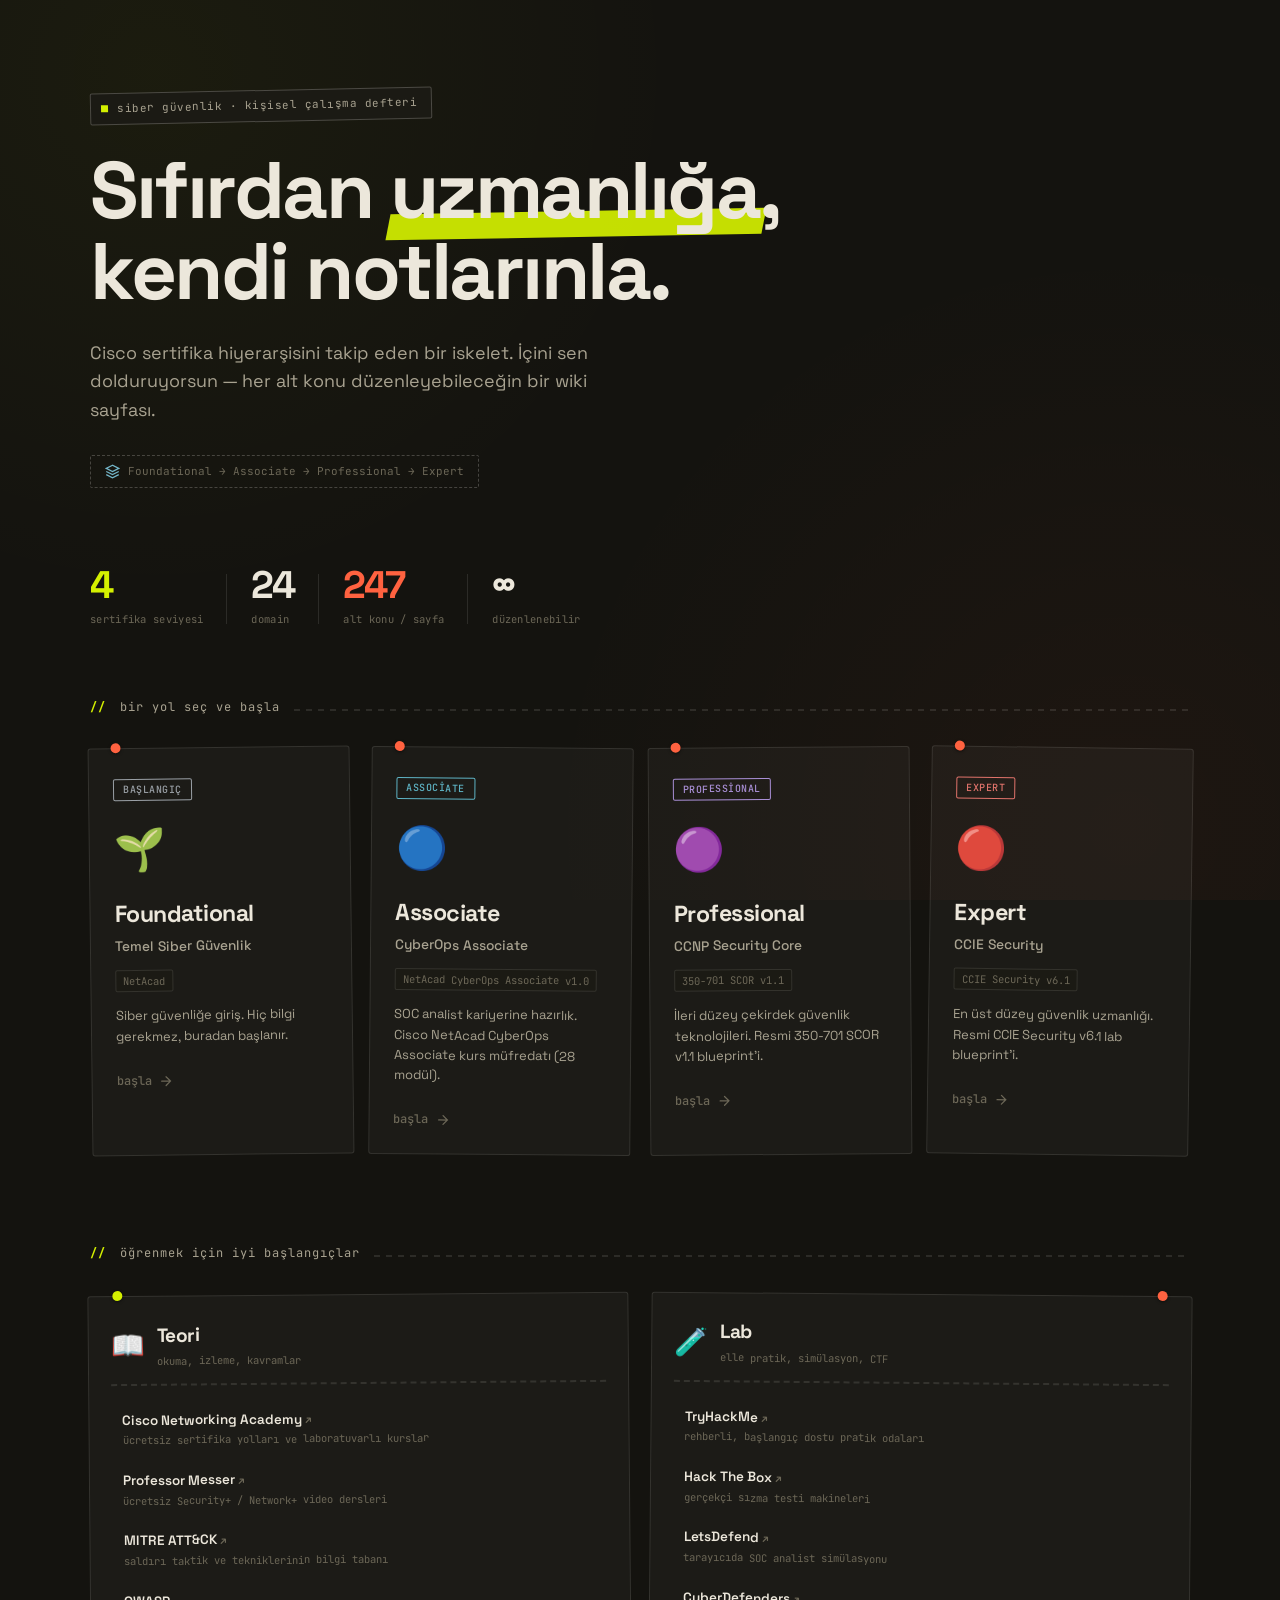
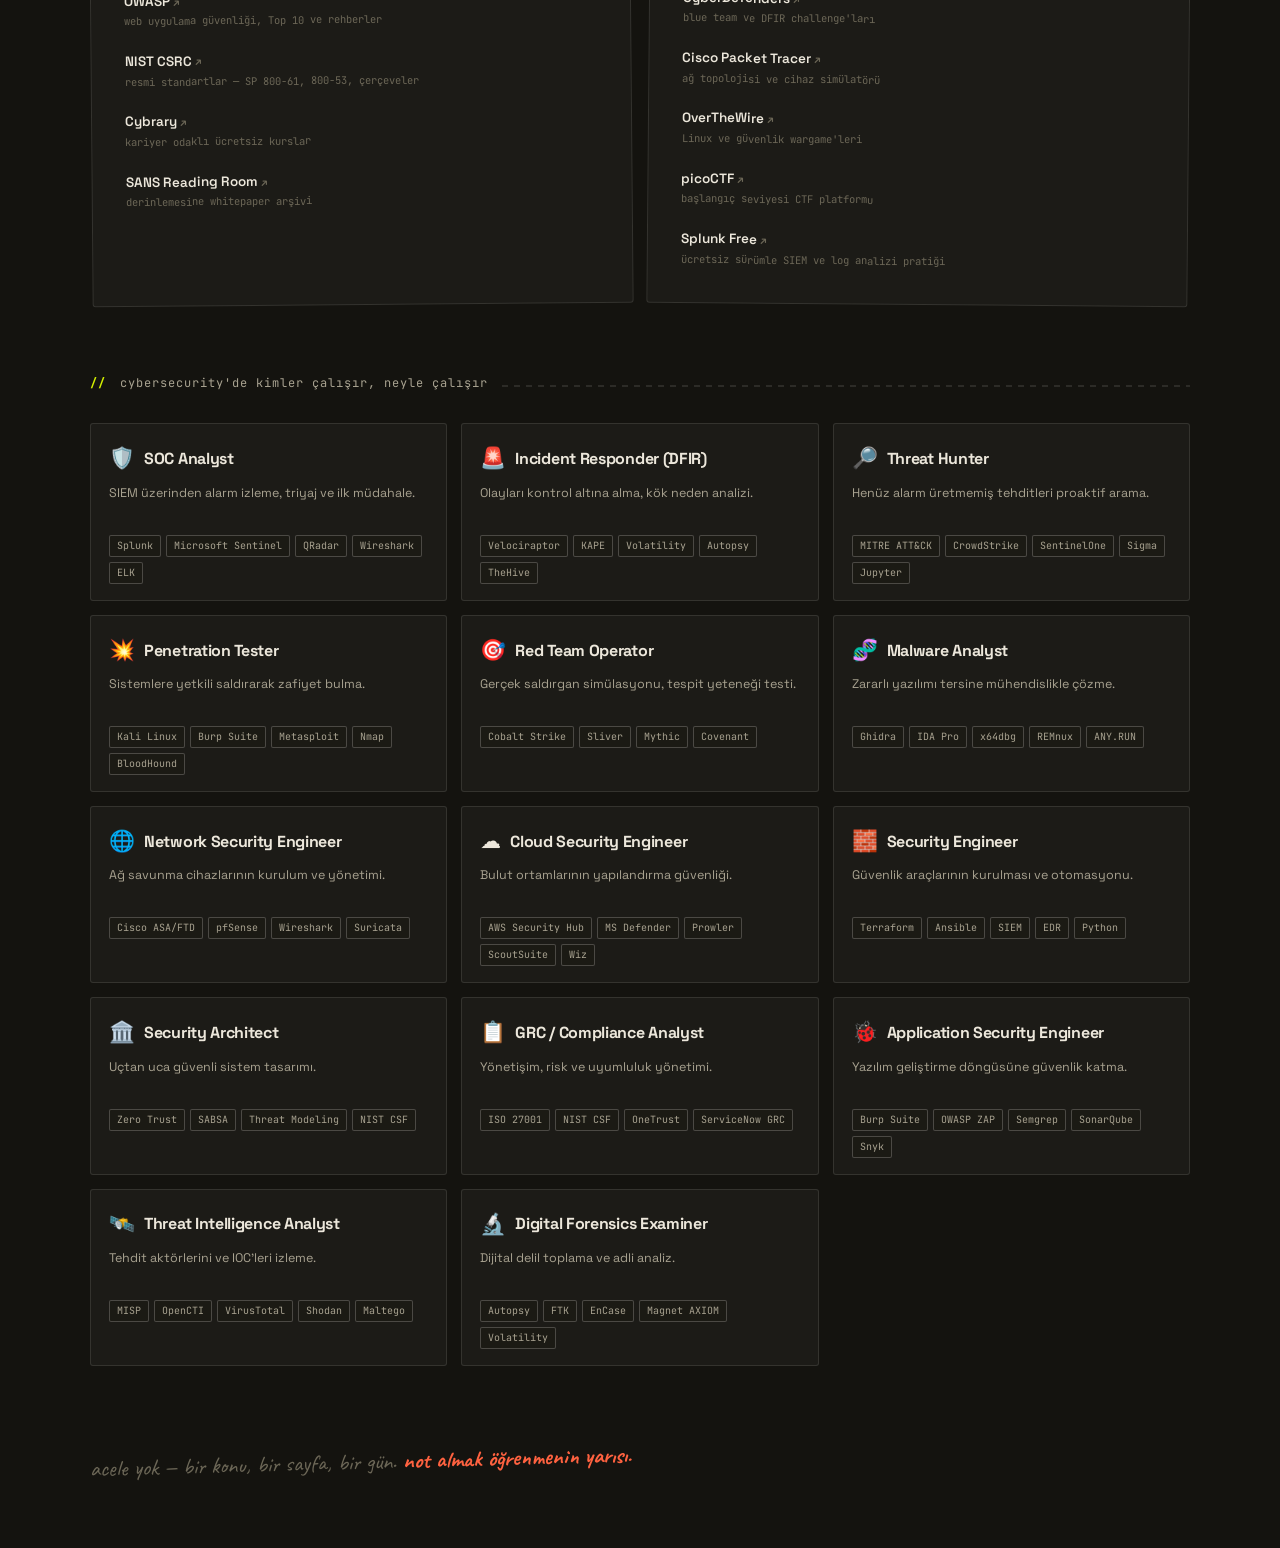
<file: index.html>
<!DOCTYPE html>
<html lang="tr">
<head>
  <meta charset="UTF-8">
  <meta name="viewport" content="width=device-width, initial-scale=1.0">
  <title>BeCyber — Siber Güvenlik Öğrenme Platformu</title>
  <meta name="theme-color" content="#14130f">
  <link rel="preconnect" href="https://fonts.googleapis.com">
  <link rel="preconnect" href="https://fonts.gstatic.com" crossorigin>
  <link href="https://fonts.googleapis.com/css2?family=Space+Grotesk:wght@400;500;600;700&family=Caveat:wght@600;700&family=JetBrains+Mono:wght@400;500&display=swap&display=swap" rel="stylesheet">
  <link rel="stylesheet" href="/css/style.css">
</head>
<body>
  <div class="landing">

    <!-- Hero — sola yaslı, bilerek simetrik değil -->
    <header class="hero">
      <div class="hero-badge">
        <span></span>
        siber güvenlik · kişisel çalışma defteri
      </div>
      <h1>Sıfırdan <span class="gradient-text">uzmanlığa</span>, kendi notlarınla.</h1>
      <p>
        Cisco sertifika hiyerarşisini takip eden bir iskelet. İçini sen
        dolduruyorsun — her alt konu düzenleyebileceğin bir wiki sayfası.
      </p>
      <div class="cisco-badge">
        <svg width="15" height="15" viewBox="0 0 24 24" fill="none" stroke="currentColor" stroke-width="2">
          <path d="M12 2L2 7l10 5 10-5-10-5z"/><path d="M2 17l10 5 10-5"/><path d="M2 12l10 5 10-5"/>
        </svg>
        Foundational → Associate → Professional → Expert
      </div>
    </header>

    <!-- Stats — deftere not düşülmüş gibi -->
    <div class="stats-bar">
      <div class="stat"><div class="num">4</div><div class="label">sertifika seviyesi</div></div>
      <div class="stat"><div class="num" id="stat-domains">—</div><div class="label">domain</div></div>
      <div class="stat"><div class="num" id="stat-subs">—</div><div class="label">alt konu / sayfa</div></div>
      <div class="stat"><div class="num">∞</div><div class="label">düzenlenebilir</div></div>
    </div>

    <!-- Sertifika kartları -->
    <main class="certs-section">
      <div class="section-label">bir yol seç ve başla</div>
      <div class="certs-grid" id="cert-grid"></div>
    </main>

    <!-- Kaynaklar — teori & lab -->
    <section class="extra-section">
      <div class="section-label">öğrenmek için iyi başlangıçlar</div>
      <div class="resources-grid">

        <div class="resource-col">
          <div class="resource-col-head">
            <span class="resource-col-icon">📖</span>
            <div>
              <h3>Teori</h3>
              <p>okuma, izleme, kavramlar</p>
            </div>
          </div>
          <ul class="resource-list">
            <li><a class="resource-link" href="https://www.netacad.com" target="_blank" rel="noopener noreferrer">
              <span class="r-name">Cisco Networking Academy</span>
              <span class="r-note">ücretsiz sertifika yolları ve laboratuvarlı kurslar</span>
            </a></li>
            <li><a class="resource-link" href="https://www.professormesser.com" target="_blank" rel="noopener noreferrer">
              <span class="r-name">Professor Messer</span>
              <span class="r-note">ücretsiz Security+ / Network+ video dersleri</span>
            </a></li>
            <li><a class="resource-link" href="https://attack.mitre.org" target="_blank" rel="noopener noreferrer">
              <span class="r-name">MITRE ATT&amp;CK</span>
              <span class="r-note">saldırı taktik ve tekniklerinin bilgi tabanı</span>
            </a></li>
            <li><a class="resource-link" href="https://owasp.org" target="_blank" rel="noopener noreferrer">
              <span class="r-name">OWASP</span>
              <span class="r-note">web uygulama güvenliği, Top 10 ve rehberler</span>
            </a></li>
            <li><a class="resource-link" href="https://csrc.nist.gov" target="_blank" rel="noopener noreferrer">
              <span class="r-name">NIST CSRC</span>
              <span class="r-note">resmi standartlar — SP 800-61, 800-53, çerçeveler</span>
            </a></li>
            <li><a class="resource-link" href="https://www.cybrary.it" target="_blank" rel="noopener noreferrer">
              <span class="r-name">Cybrary</span>
              <span class="r-note">kariyer odaklı ücretsiz kurslar</span>
            </a></li>
            <li><a class="resource-link" href="https://www.sans.org/white-papers/" target="_blank" rel="noopener noreferrer">
              <span class="r-name">SANS Reading Room</span>
              <span class="r-note">derinlemesine whitepaper arşivi</span>
            </a></li>
          </ul>
        </div>

        <div class="resource-col">
          <div class="resource-col-head">
            <span class="resource-col-icon">🧪</span>
            <div>
              <h3>Lab</h3>
              <p>elle pratik, simülasyon, CTF</p>
            </div>
          </div>
          <ul class="resource-list">
            <li><a class="resource-link" href="https://tryhackme.com" target="_blank" rel="noopener noreferrer">
              <span class="r-name">TryHackMe</span>
              <span class="r-note">rehberli, başlangıç dostu pratik odaları</span>
            </a></li>
            <li><a class="resource-link" href="https://www.hackthebox.com" target="_blank" rel="noopener noreferrer">
              <span class="r-name">Hack The Box</span>
              <span class="r-note">gerçekçi sızma testi makineleri</span>
            </a></li>
            <li><a class="resource-link" href="https://letsdefend.io" target="_blank" rel="noopener noreferrer">
              <span class="r-name">LetsDefend</span>
              <span class="r-note">tarayıcıda SOC analist simülasyonu</span>
            </a></li>
            <li><a class="resource-link" href="https://cyberdefenders.org" target="_blank" rel="noopener noreferrer">
              <span class="r-name">CyberDefenders</span>
              <span class="r-note">blue team ve DFIR challenge'ları</span>
            </a></li>
            <li><a class="resource-link" href="https://www.netacad.com/courses/packet-tracer" target="_blank" rel="noopener noreferrer">
              <span class="r-name">Cisco Packet Tracer</span>
              <span class="r-note">ağ topolojisi ve cihaz simülatörü</span>
            </a></li>
            <li><a class="resource-link" href="https://overthewire.org/wargames/" target="_blank" rel="noopener noreferrer">
              <span class="r-name">OverTheWire</span>
              <span class="r-note">Linux ve güvenlik wargame'leri</span>
            </a></li>
            <li><a class="resource-link" href="https://picoctf.org" target="_blank" rel="noopener noreferrer">
              <span class="r-name">picoCTF</span>
              <span class="r-note">başlangıç seviyesi CTF platformu</span>
            </a></li>
            <li><a class="resource-link" href="https://www.splunk.com/en_us/download/splunk-enterprise.html" target="_blank" rel="noopener noreferrer">
              <span class="r-name">Splunk Free</span>
              <span class="r-note">ücretsiz sürümle SIEM ve log analizi pratiği</span>
            </a></li>
          </ul>
        </div>

      </div>
    </section>

    <!-- Çalışma unvanları & araçları -->
    <section class="extra-section">
      <div class="section-label">cybersecurity'de kimler çalışır, neyle çalışır</div>
      <div class="roles-grid" id="roles-grid"></div>
    </section>

    <p class="hand-footer">
      acele yok — bir konu, bir sayfa, bir gün. <b>not almak öğrenmenin yarısı.</b>
    </p>
  </div>

  <script src="/js/data.js"></script>
  <script>
    const grid = document.getElementById('cert-grid');

    function countSubtopics(cert) {
      let count = 0;
      cert.domains.forEach(d => d.topics.forEach(t => count += t.subtopics.length));
      return count;
    }

    function getProgress(certId) {
      try { return JSON.parse(localStorage.getItem(`progress_${certId}`) || '{}'); }
      catch { return {}; }
    }

    let totalDomains = 0, totalSubs = 0;

    CERTIFICATIONS.forEach(cert => {
      totalDomains += cert.domains.length;
      const total = countSubtopics(cert);
      totalSubs += total;

      const card = document.createElement('a');
      card.href = `/learn?cert=${cert.id}`;
      card.className = 'cert-card';

      const progress = getProgress(cert.id);
      const done = Object.keys(progress).length;
      const pct = total > 0 ? Math.round((done / total) * 100) : 0;

      card.innerHTML = `
        <div class="cert-level-badge" style="color:${cert.color}">${cert.badge}</div>
        <span class="cert-icon">${cert.icon}</span>
        <div class="cert-title">${cert.title}</div>
        <div class="cert-subtitle">${cert.subtitle}</div>
        <div class="cert-code">${cert.code}</div>
        <div class="cert-desc">${cert.description}</div>
        ${pct > 0 ? `
          <div style="margin-bottom:18px">
            <div style="font-family:var(--font-mono);font-size:10.5px;color:var(--text-3);margin-bottom:2px">
              ${done}/${total} alt konu — %${pct}
            </div>
            <div class="progress-bar-wrap" style="height:6px;margin-top:6px">
              <div class="progress-bar-fill" style="width:${pct}%"></div>
            </div>
          </div>
        ` : ''}
        <div class="cert-arrow">
          başla
          <svg viewBox="0 0 24 24" fill="none" stroke="currentColor" stroke-width="2" stroke-linecap="round">
            <path d="M5 12h14M12 5l7 7-7 7"/>
          </svg>
        </div>
      `;
      grid.appendChild(card);
    });

    document.getElementById('stat-domains').textContent = totalDomains;
    document.getElementById('stat-subs').textContent = totalSubs;

    // ─── Çalışma unvanları ───────────────────────────────
    const ROLES = [
      { icon: "🛡️", title: "SOC Analyst", desc: "SIEM üzerinden alarm izleme, triyaj ve ilk müdahale.", tools: ["Splunk", "Microsoft Sentinel", "QRadar", "Wireshark", "ELK"] },
      { icon: "🚨", title: "Incident Responder (DFIR)", desc: "Olayları kontrol altına alma, kök neden analizi.", tools: ["Velociraptor", "KAPE", "Volatility", "Autopsy", "TheHive"] },
      { icon: "🔎", title: "Threat Hunter", desc: "Henüz alarm üretmemiş tehditleri proaktif arama.", tools: ["MITRE ATT&CK", "CrowdStrike", "SentinelOne", "Sigma", "Jupyter"] },
      { icon: "💥", title: "Penetration Tester", desc: "Sistemlere yetkili saldırarak zafiyet bulma.", tools: ["Kali Linux", "Burp Suite", "Metasploit", "Nmap", "BloodHound"] },
      { icon: "🎯", title: "Red Team Operator", desc: "Gerçek saldırgan simülasyonu, tespit yeteneği testi.", tools: ["Cobalt Strike", "Sliver", "Mythic", "Covenant"] },
      { icon: "🧬", title: "Malware Analyst", desc: "Zararlı yazılımı tersine mühendislikle çözme.", tools: ["Ghidra", "IDA Pro", "x64dbg", "REMnux", "ANY.RUN"] },
      { icon: "🌐", title: "Network Security Engineer", desc: "Ağ savunma cihazlarının kurulum ve yönetimi.", tools: ["Cisco ASA/FTD", "pfSense", "Wireshark", "Suricata"] },
      { icon: "☁️", title: "Cloud Security Engineer", desc: "Bulut ortamlarının yapılandırma güvenliği.", tools: ["AWS Security Hub", "MS Defender", "Prowler", "ScoutSuite", "Wiz"] },
      { icon: "🧱", title: "Security Engineer", desc: "Güvenlik araçlarının kurulması ve otomasyonu.", tools: ["Terraform", "Ansible", "SIEM", "EDR", "Python"] },
      { icon: "🏛️", title: "Security Architect", desc: "Uçtan uca güvenli sistem tasarımı.", tools: ["Zero Trust", "SABSA", "Threat Modeling", "NIST CSF"] },
      { icon: "📋", title: "GRC / Compliance Analyst", desc: "Yönetişim, risk ve uyumluluk yönetimi.", tools: ["ISO 27001", "NIST CSF", "OneTrust", "ServiceNow GRC"] },
      { icon: "🐞", title: "Application Security Engineer", desc: "Yazılım geliştirme döngüsüne güvenlik katma.", tools: ["Burp Suite", "OWASP ZAP", "Semgrep", "SonarQube", "Snyk"] },
      { icon: "🛰️", title: "Threat Intelligence Analyst", desc: "Tehdit aktörlerini ve IOC'leri izleme.", tools: ["MISP", "OpenCTI", "VirusTotal", "Shodan", "Maltego"] },
      { icon: "🔬", title: "Digital Forensics Examiner", desc: "Dijital delil toplama ve adli analiz.", tools: ["Autopsy", "FTK", "EnCase", "Magnet AXIOM", "Volatility"] }
    ];

    const rolesGrid = document.getElementById('roles-grid');
    ROLES.forEach(role => {
      const card = document.createElement('div');
      card.className = 'role-card';
      card.innerHTML = `
        <div class="role-head">
          <span class="role-icon">${role.icon}</span>
          <h4>${role.title}</h4>
        </div>
        <p class="role-desc">${role.desc}</p>
        <div class="role-tools">
          ${role.tools.map(t => `<span class="tool-tag">${t}</span>`).join('')}
        </div>
      `;
      rolesGrid.appendChild(card);
    });
  </script>
</body>
</html>
</file>
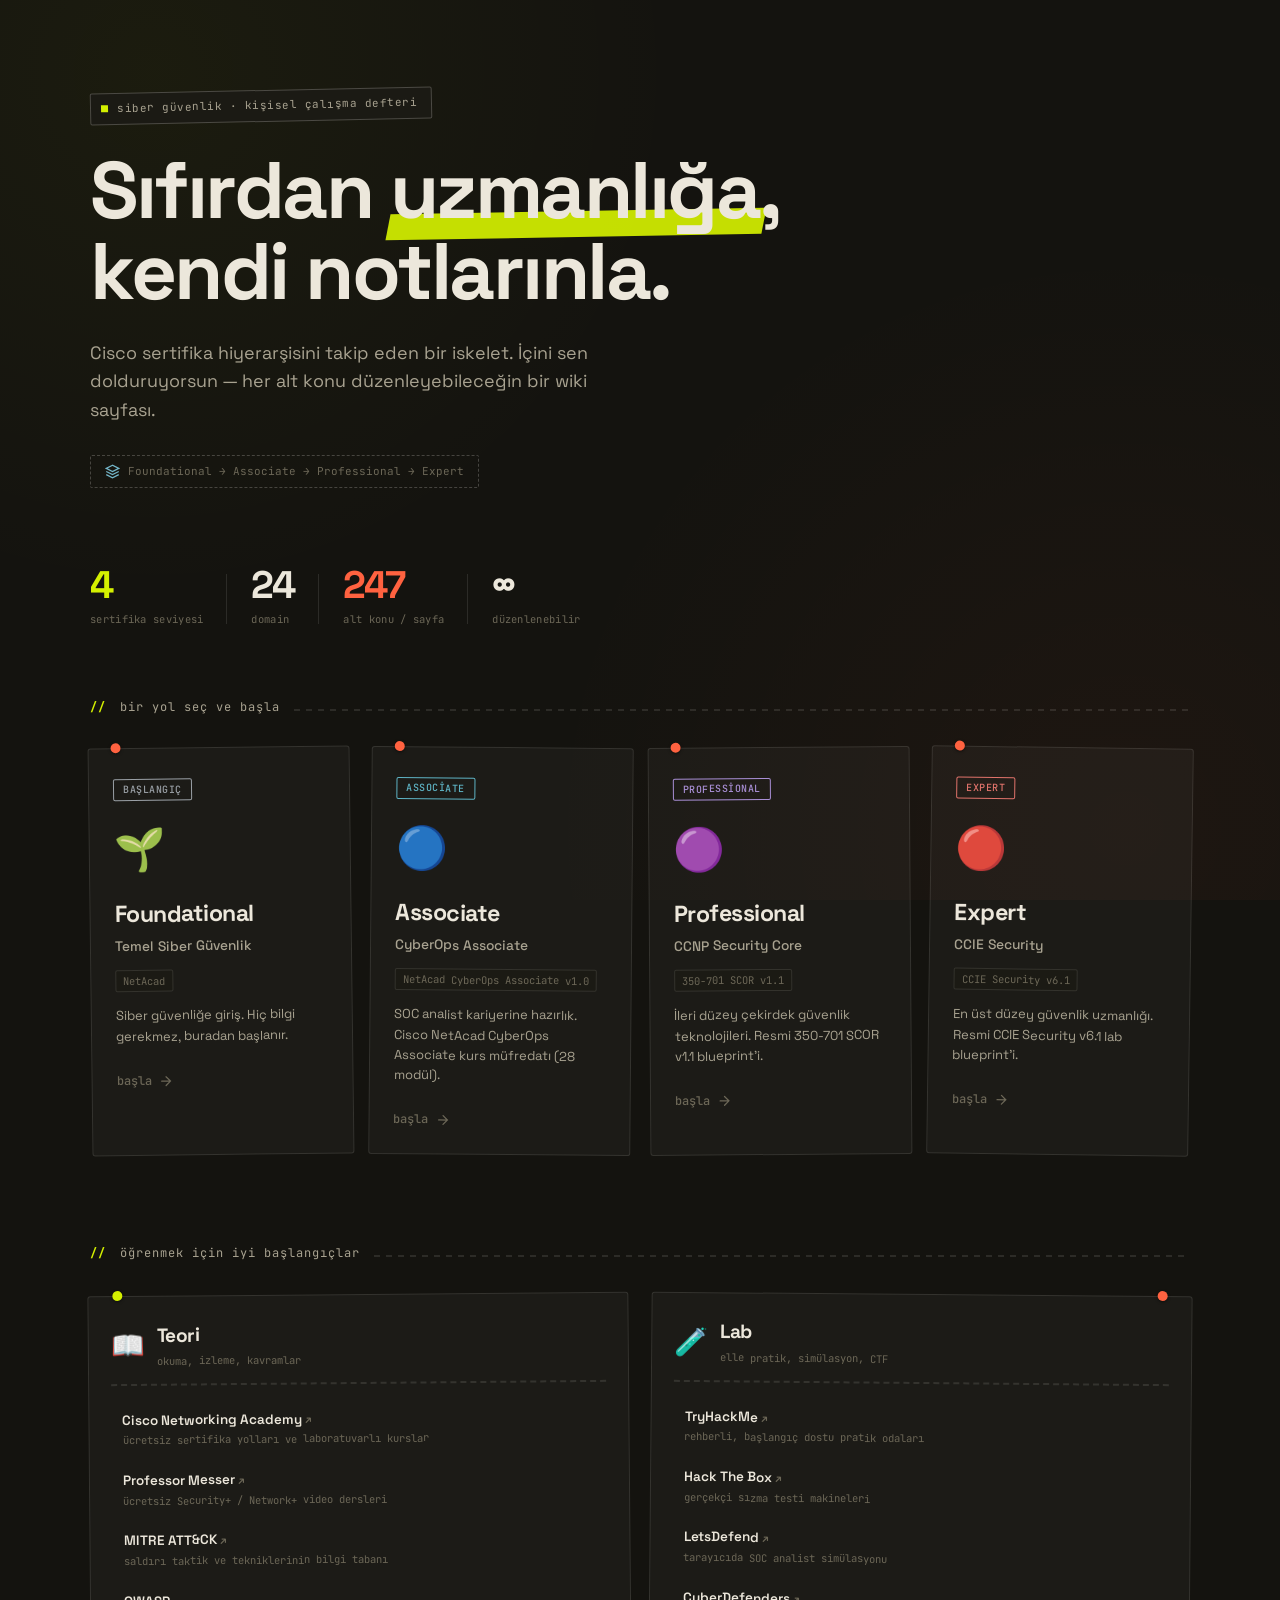
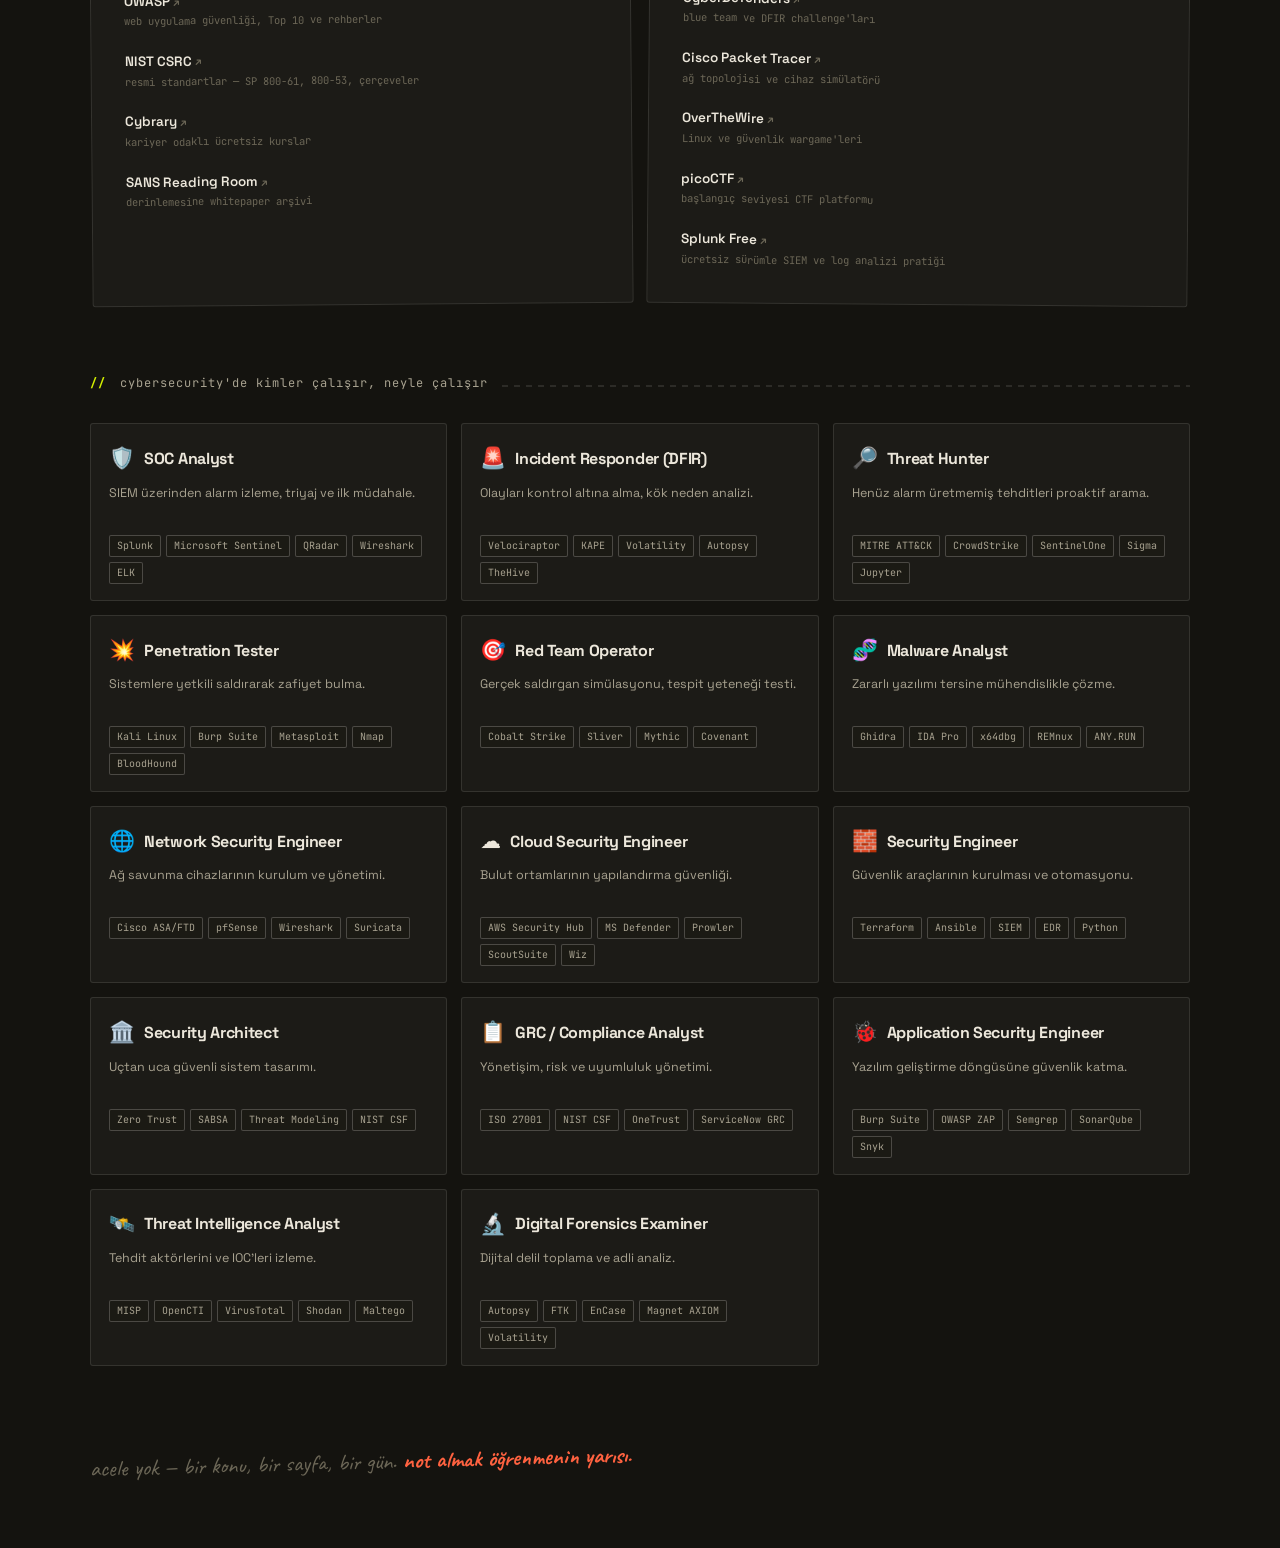
<file: learn.html>
<!DOCTYPE html>
<html lang="tr">
<head>
  <meta charset="UTF-8">
  <meta name="viewport" content="width=device-width, initial-scale=1.0">
  <title>BeCyber — Öğren</title>
  <meta name="theme-color" content="#14130f">
  <link rel="preconnect" href="https://fonts.googleapis.com">
  <link rel="preconnect" href="https://fonts.gstatic.com" crossorigin>
  <link rel="preconnect" href="https://www.gstatic.com" crossorigin>
  <link rel="dns-prefetch" href="https://firestore.googleapis.com">
  <link href="https://fonts.googleapis.com/css2?family=Space+Grotesk:wght@400;500;600;700&family=Caveat:wght@600;700&family=JetBrains+Mono:wght@400;500&display=swap" rel="stylesheet">
  <link rel="stylesheet" href="/css/style.css">
</head>
<body>

<!-- Üst nav -->
<nav class="nav-bar">
  <button class="sidebar-toggle" id="sidebar-toggle" aria-label="Menüyü aç/kapat">
    <svg width="18" height="18" viewBox="0 0 24 24" fill="none" stroke="currentColor" stroke-width="2.5" stroke-linecap="round">
      <line x1="3" y1="6" x2="21" y2="6"/><line x1="3" y1="12" x2="21" y2="12"/><line x1="3" y1="18" x2="21" y2="18"/>
    </svg>
  </button>
  <a href="/" class="nav-logo">BeCyber</a>
  <div class="breadcrumb" id="top-breadcrumb">
    <a href="/">Ana Sayfa</a>
  </div>
  <div id="nav-progress"></div>
</nav>

<div class="sidebar-overlay" id="sidebar-overlay"></div>
<div class="learn-layout">
  <!-- Kenar çubuğu -->
  <aside class="sidebar" id="sidebar">
    <div class="sidebar-header">
      <div class="sidebar-header-row">
        <h3 id="sidebar-title">müfredat</h3>
        <button class="sidebar-close" id="sidebar-close" aria-label="Menüyü kapat">
          <svg width="15" height="15" viewBox="0 0 24 24" fill="none" stroke="currentColor" stroke-width="2.5" stroke-linecap="round"><path d="M18 6 6 18M6 6l12 12"/></svg>
        </button>
      </div>
      <div class="sidebar-search">
        <svg viewBox="0 0 24 24" fill="none" stroke="currentColor" stroke-width="2">
          <circle cx="11" cy="11" r="8"/><path d="m21 21-4.35-4.35"/>
        </svg>
        <input type="text" id="search-input" placeholder="alt konu ara...">
      </div>
    </div>
    <nav class="sidebar-nav" id="sidebar-nav"></nav>
  </aside>

  <!-- İçerik -->
  <main class="content-area" id="content-area">
    <div class="content-topbar">
      <div class="breadcrumb" id="content-breadcrumb"></div>
      <div id="content-actions"></div>
    </div>
    <div class="content-main" id="content-main">
      <div class="empty-state">
        <div class="big-icon">📒</div>
        <h3>Bir konu seç</h3>
        <p>sol menüden bir alt başlığa tıkla</p>
      </div>
    </div>
  </main>
</div>

<!-- Toast -->
<div class="toast" id="toast"></div>

<script src="/js/data.js"></script>
<script type="module">
// ─── CLOUD FALLBACKS (localStorage) ───────────────────────
// Firebase yüklenemese de müfredat hemen görünür.
// Arka planda Firebase bağlanırsa işlevler otomatik yükseltilir.

let cloudLoadWiki   = (cId, id) => localStorage.getItem(`wiki_${cId}__${id}`) || '';
let cloudSaveWiki   = async (cId, id, content) => {
  localStorage.setItem(`wiki_${cId}__${id}`, content);
  localStorage.setItem(`wiki_ts_${cId}__${id}`, Date.now().toString());
  return true;
};
let getLastSavedTs  = (cId, id) => {
  const v = localStorage.getItem(`wiki_ts_${cId}__${id}`);
  return v ? parseInt(v) : null;
};
let getProgress     = (cId) => {
  try { return JSON.parse(localStorage.getItem(`progress_${cId}`) || '{}'); }
  catch { return {}; }
};
let markDoneCloud   = async (cId, id) => {
  const p = getProgress(cId); p[id] = true;
  localStorage.setItem(`progress_${cId}`, JSON.stringify(p));
};
let markUndoneCloud = async (cId, id) => {
  const p = getProgress(cId); delete p[id];
  localStorage.setItem(`progress_${cId}`, JSON.stringify(p));
};

// ─── DURUM ────────────────────────────────────────────────
const params = new URLSearchParams(location.search);
const certId = params.get('cert');

const cert = CERTIFICATIONS.find(c => c.id === certId);
if (!cert) { location.href = '/'; throw new Error('cert bulunamadı'); }

let progress = {};

// ─── YARDIMCILAR ──────────────────────────────────────────
function loadWiki(id) {
  return cloudLoadWiki(certId, id);
}
function saveWiki(id, content) {
  return cloudSaveWiki(certId, id, content);
}
function getLastSaved(id) {
  const ts = getLastSavedTs(certId, id);
  return ts ? new Date(ts).toLocaleString('tr-TR') : null;
}
function saveWikiWithTimestamp(id, content) {
  return saveWiki(id, content); // sunucu zaten updatedAt yazıyor
}

function totalSubtopics() {
  let n = 0;
  cert.domains.forEach(d => d.topics.forEach(t => n += t.subtopics.length));
  return n;
}
function doneCount() { return Object.keys(progress).length; }
function countSubs(domain) {
  return domain.topics.reduce((a, t) => a + t.subtopics.length, 0);
}
function doneSubs(domain) {
  return domain.topics.reduce((a, t) => a + t.subtopics.filter(s => progress[s.id]).length, 0);
}

function findDomain(id) { return cert.domains.find(d => d.id === id); }
function findTopic(domainId, topicId) {
  return findDomain(domainId).topics.find(t => t.id === topicId);
}
function findSub(domainId, topicId, subId) {
  return findTopic(domainId, topicId).subtopics.find(s => s.id === subId);
}

function markDone(id) {
  progress[id] = true;
  markDoneCloud(certId, id);
  updateProgressDisplay();
  updateSidebarItems();
}
function markUndone(id) {
  delete progress[id];
  markUndoneCloud(certId, id);
  updateProgressDisplay();
  updateSidebarItems();
}
function updateProgressDisplay() {
  const total = totalSubtopics();
  const done = doneCount();
  const pct = total > 0 ? Math.round((done / total) * 100) : 0;
  document.getElementById('nav-progress').textContent = `${done}/${total} · %${pct}`;
}

function showToast(msg, type = 'success') {
  const t = document.getElementById('toast');
  t.textContent = msg;
  t.className = `toast ${type}`;
  t.classList.add('show');
  setTimeout(() => t.classList.remove('show'), 2800);
}

function escapeHtml(str) {
  return str.replace(/&/g, '&amp;').replace(/</g, '&lt;').replace(/>/g, '&gt;');
}

// ─── KENAR ÇUBUĞU ─────────────────────────────────────────
function buildSidebar() {
  const nav = document.getElementById('sidebar-nav');
  nav.innerHTML = '';
  document.getElementById('sidebar-title').textContent = cert.title.toLowerCase();

  cert.domains.forEach(domain => {
    const domainEl = document.createElement('div');
    domainEl.className = 'nav-domain';
    domainEl.dataset.id = domain.id;
    domainEl.innerHTML = `
      <div class="nav-domain-header">
        <span>${domain.title}</span>
        <svg class="chevron" viewBox="0 0 24 24" fill="none" stroke="currentColor" stroke-width="2.5" stroke-linecap="round"><path d="m9 18 6-6-6-6"/></svg>
      </div>
    `;

    const topicsEl = document.createElement('div');
    topicsEl.className = 'nav-topics';

    domain.topics.forEach(topic => {
      const topicEl = document.createElement('div');
      topicEl.className = 'nav-topic';
      topicEl.dataset.id = topic.id;
      topicEl.innerHTML = `
        <div class="nav-topic-header">
          <span>${topic.title}</span>
          <svg class="chevron" viewBox="0 0 24 24" fill="none" stroke="currentColor" stroke-width="2" stroke-linecap="round"><path d="m9 18 6-6-6-6"/></svg>
        </div>
      `;

      const subtopicsEl = document.createElement('div');
      subtopicsEl.className = 'nav-subtopics';

      topic.subtopics.forEach(sub => {
        const subEl = document.createElement('div');
        subEl.className = 'nav-subtopic' + (progress[sub.id] ? ' completed' : '');
        subEl.dataset.id = sub.id;
        subEl.textContent = sub.title;
        subEl.onclick = () => showSubtopic(domain, topic, sub);
        subtopicsEl.appendChild(subEl);
      });

      topicEl.appendChild(subtopicsEl);
      topicEl.querySelector('.nav-topic-header').onclick = () => topicEl.classList.toggle('open');
      topicsEl.appendChild(topicEl);
    });

    domainEl.appendChild(topicsEl);
    domainEl.querySelector('.nav-domain-header').onclick = () => domainEl.classList.toggle('open');
    nav.appendChild(domainEl);
  });

  document.getElementById('search-input').oninput = (e) => {
    filterSidebar(e.target.value.toLowerCase().trim());
  };
}

function filterSidebar(q) {
  document.querySelectorAll('.nav-subtopic').forEach(el => {
    if (!q) { el.style.display = ''; return; }
    const match = el.textContent.toLowerCase().includes(q);
    el.style.display = match ? '' : 'none';
    if (match) {
      el.closest('.nav-topic')?.classList.add('open');
      el.closest('.nav-domain')?.classList.add('open');
    }
  });
}

function setActiveSubtopic(id) {
  document.querySelectorAll('.nav-subtopic').forEach(el => {
    el.classList.toggle('active', el.dataset.id === id);
  });
}

function updateSidebarItems() {
  document.querySelectorAll('.nav-subtopic[data-id]').forEach(el => {
    el.classList.toggle('completed', !!progress[el.dataset.id]);
  });
}

// ─── GÖRÜNÜMLER ───────────────────────────────────────────
function showCertOverview() {
  const main = document.getElementById('content-main');
  document.getElementById('content-breadcrumb').innerHTML = `
    <a href="/">Ana Sayfa</a>
    <span class="sep">/</span>
    <span class="current">${cert.title}</span>
  `;
  document.getElementById('content-actions').innerHTML = '';

  const total = totalSubtopics();
  const done = doneCount();
  const pct = total > 0 ? Math.round((done / total) * 100) : 0;

  main.innerHTML = `
    <div class="domain-overview">
      <div style="display:flex;align-items:center;gap:14px;margin-bottom:10px">
        <span style="font-size:2.8rem">${cert.icon}</span>
        <div>
          <h1 style="margin-bottom:2px">${cert.title}</h1>
          <div style="color:var(--text-2);font-size:14px">${cert.subtitle}</div>
        </div>
      </div>
      <div class="domain-meta">
        <span class="cert-code">${cert.code}</span>
        <span style="font-size:13px;color:var(--text-2)">${cert.description}</span>
      </div>
      <div style="margin-bottom:34px">
        <div style="display:flex;justify-content:space-between;font-family:var(--font-mono);font-size:11px;color:var(--text-3);margin-bottom:2px">
          <span>genel ilerleme</span><span>${done}/${total} alt konu · %${pct}</span>
        </div>
        <div class="progress-bar-wrap"><div class="progress-bar-fill" style="width:${pct}%"></div></div>
      </div>
      <h3 style="font-family:var(--font-mono);font-size:12px;color:var(--lime);margin-bottom:16px">> domain'ler</h3>
      <div class="subtopics-list">
        ${cert.domains.map(d => {
          const dt = countSubs(d), dd = doneSubs(d);
          const dp = dt > 0 ? Math.round((dd / dt) * 100) : 0;
          return `
            <div class="subtopic-card ${dd === dt && dt > 0 ? 'done' : ''}" onclick="showDomain(findDomain('${d.id}'))">
              <div class="icon">${dd === dt && dt > 0 ? '✅' : '📁'}</div>
              <div class="info">
                <h4>${d.title}</h4>
                <p>${d.topics.length} konu · ${dt} alt konu · ${dd} tamam</p>
                <div class="progress-bar-wrap" style="margin-top:8px;height:5px"><div class="progress-bar-fill" style="width:${dp}%"></div></div>
              </div>
              <svg width="16" height="16" viewBox="0 0 24 24" fill="none" stroke="currentColor" stroke-width="2" stroke-linecap="round"><path d="M5 12h14M12 5l7 7-7 7"/></svg>
            </div>
          `;
        }).join('')}
      </div>
    </div>
  `;
}

function showDomain(domain) {
  const main = document.getElementById('content-main');
  document.getElementById('content-breadcrumb').innerHTML = `
    <a href="#" onclick="showCertOverview();return false">${cert.title}</a>
    <span class="sep">/</span>
    <span class="current">${domain.title}</span>
  `;
  document.getElementById('content-actions').innerHTML = '';

  const dt = countSubs(domain), dd = doneSubs(domain);
  const dp = dt > 0 ? Math.round((dd / dt) * 100) : 0;

  main.innerHTML = `
    <div class="domain-overview">
      <h1>${domain.title}</h1>
      <div class="domain-meta">
        <span class="weight-badge">${domain.topics.length} konu başlığı</span>
        <span style="font-family:var(--font-mono);font-size:11px;color:var(--text-3)">${dd}/${dt} alt konu · %${dp}</span>
      </div>
      <div class="subtopics-list">
        ${domain.topics.map(t => {
          const done = t.subtopics.filter(s => progress[s.id]).length;
          const pct = t.subtopics.length > 0 ? Math.round((done / t.subtopics.length) * 100) : 0;
          const full = done === t.subtopics.length && done > 0;
          return `
            <div class="subtopic-card ${full ? 'done' : ''}"
                 onclick="showTopic(findDomain('${domain.id}'), findTopic('${domain.id}','${t.id}'))">
              <div class="icon">${full ? '✅' : '📝'}</div>
              <div class="info">
                <h4>${t.title}</h4>
                <p>${t.subtopics.length} alt konu · ${done} tamamlandı</p>
                <div class="progress-bar-wrap" style="margin-top:8px;height:5px"><div class="progress-bar-fill" style="width:${pct}%"></div></div>
              </div>
              <svg width="16" height="16" viewBox="0 0 24 24" fill="none" stroke="currentColor" stroke-width="2" stroke-linecap="round"><path d="M5 12h14M12 5l7 7-7 7"/></svg>
            </div>
          `;
        }).join('')}
      </div>
    </div>
  `;
}

function showTopic(domain, topic) {
  const main = document.getElementById('content-main');
  document.getElementById('content-breadcrumb').innerHTML = `
    <a href="#" onclick="showCertOverview();return false">${cert.title}</a>
    <span class="sep">/</span>
    <a href="#" onclick="showDomain(findDomain('${domain.id}'));return false">${domain.title}</a>
    <span class="sep">/</span>
    <span class="current">${topic.title}</span>
  `;
  document.getElementById('content-actions').innerHTML = '';

  main.innerHTML = `
    <div class="topic-overview">
      <h1>${topic.title}</h1>
      <p class="description">Bir alt başlık seç, kendi notlarını yaz. Markdown destekli.</p>
      <div class="subtopics-list">
        ${topic.subtopics.map(s => `
          <div class="subtopic-card ${progress[s.id] ? 'done' : ''}"
               onclick="showSubtopic(findDomain('${domain.id}'), findTopic('${domain.id}','${topic.id}'), findSub('${domain.id}','${topic.id}','${s.id}'))">
            <div class="icon">${progress[s.id] ? '✅' : '📄'}</div>
            <div class="info">
              <h4>${s.title}</h4>
              <p class="status">${progress[s.id] ? 'tamamlandı' : loadWiki(s.id) ? 'taslak mevcut' : 'henüz not yok'}</p>
            </div>
            <svg width="16" height="16" viewBox="0 0 24 24" fill="none" stroke="currentColor" stroke-width="2" stroke-linecap="round"><path d="M5 12h14M12 5l7 7-7 7"/></svg>
          </div>
        `).join('')}
      </div>
    </div>
  `;
}

function showSubtopic(domain, topic, sub) {
  if (window.innerWidth <= 768) closeSidebar();
  setActiveSubtopic(sub.id);
  document.querySelector(`.nav-domain[data-id="${domain.id}"]`)?.classList.add('open');
  document.querySelector(`.nav-topic[data-id="${topic.id}"]`)?.classList.add('open');

  document.getElementById('content-breadcrumb').innerHTML = `
    <a href="#" onclick="showCertOverview();return false">${cert.title}</a>
    <span class="sep">/</span>
    <a href="#" onclick="showDomain(findDomain('${domain.id}'));return false">${domain.title}</a>
    <span class="sep">/</span>
    <a href="#" onclick="showTopic(findDomain('${domain.id}'),findTopic('${domain.id}','${topic.id}'));return false">${topic.title}</a>
    <span class="sep">/</span>
    <span class="current">${sub.title}</span>
  `;

  const isDone = !!progress[sub.id];
  document.getElementById('content-actions').innerHTML = `
    <button class="btn ${isDone ? 'btn-danger' : 'btn-success'}" id="toggle-done-btn"
            onclick="toggleDone('${sub.id}', this)">
      ${isDone
        ? `<svg width="14" height="14" viewBox="0 0 24 24" fill="none" stroke="currentColor" stroke-width="2.5"><path d="M19 12H5"/></svg> Tamamlanmadı`
        : `<svg width="14" height="14" viewBox="0 0 24 24" fill="none" stroke="currentColor" stroke-width="2.5"><path d="M20 6 9 17l-5-5"/></svg> Tamamlandı`}
    </button>
  `;

  const existing = loadWiki(sub.id);
  const lastSaved = getLastSaved(sub.id);
  let isPreview = false;
  let autoSaveTimer = null;

  const main = document.getElementById('content-main');
  main.innerHTML = `
    <div class="wiki-editor-page">
      <div class="wiki-header">
        <div class="wiki-meta">
          <span class="tag">📝 wiki</span>
          <span class="tag">${cert.title}</span>
        </div>
        <h1>${sub.title}</h1>
        <div class="last-saved" id="last-saved-info">
          <svg width="12" height="12" viewBox="0 0 24 24" fill="none" stroke="currentColor" stroke-width="2"><circle cx="12" cy="12" r="10"/><path d="M12 6v6l4 2"/></svg>
          ${lastSaved ? `son kayıt: ${lastSaved}` : 'henüz kaydedilmedi'}
        </div>
      </div>

      <div class="editor-toolbar">
        <button class="toolbar-btn" onclick="insertMd('## ', '')"><b>H</b></button>
        <button class="toolbar-btn" onclick="insertMd('**', '**')"><b>B</b></button>
        <button class="toolbar-btn" onclick="insertMd('*', '*')"><em>I</em></button>
        <button class="toolbar-btn" onclick="insertMd('\`', '\`')">&lt;/&gt;</button>
        <div class="toolbar-sep"></div>
        <button class="toolbar-btn" onclick="insertMd('\\n- ', '')">• liste</button>
        <button class="toolbar-btn" onclick="insertMd('\\n> ', '')">&ldquo; alıntı</button>
        <button class="toolbar-btn" onclick="insertMd('\\n\`\`\`\\n', '\\n\`\`\`')">{ } kod</button>
        <div class="toolbar-sep"></div>
        <button class="toolbar-btn" onclick="insertMd('---\\n', '')">— bölüm</button>
        <button class="toolbar-btn" onclick="insertTable()">⊞ tablo</button>
        <div class="toolbar-sep"></div>
        <button class="toolbar-btn" id="preview-toggle-btn" onclick="togglePreview()">👁 önizleme</button>
      </div>

      <div class="editor-wrapper">
        <textarea id="wiki-content" placeholder="Bu konuyla ilgili notlarını buraya yaz...

Markdown desteklenir:
## Başlık
**kalın**  *italik*  \`kod\`
- liste maddesi
> alıntı
\`\`\`
kod bloğu
\`\`\`">${escapeHtml(existing)}</textarea>
        <div class="wiki-preview" id="wiki-preview"></div>
      </div>

      <div class="editor-actions">
        <button class="btn btn-primary" onclick="saveContent('${sub.id}')">
          <svg width="14" height="14" viewBox="0 0 24 24" fill="none" stroke="currentColor" stroke-width="2.5"><path d="M19 21H5a2 2 0 0 1-2-2V5a2 2 0 0 1 2-2h11l5 5v11a2 2 0 0 1-2 2z"/><polyline points="17 21 17 13 7 13 7 21"/><polyline points="7 3 7 8 15 8"/></svg>
          Kaydet
        </button>
        <button class="btn btn-secondary" onclick="clearContent('${sub.id}')">Temizle</button>
        <div class="save-indicator" id="save-indicator">
          <svg width="12" height="12" viewBox="0 0 24 24" fill="none" stroke="currentColor" stroke-width="2.5"><path d="M20 6 9 17l-5-5"/></svg>
          <span id="save-msg">kaydedildi</span>
        </div>
      </div>
    </div>
  `;

  const textarea = document.getElementById('wiki-content');
  textarea.addEventListener('input', () => {
    clearTimeout(autoSaveTimer);
    showSaveIndicator('saving', 'kaydediliyor...');
    autoSaveTimer = setTimeout(() => {
      saveWikiWithTimestamp(sub.id, textarea.value);
      showSaveIndicator('saved', 'otomatik kaydedildi');
    }, 1500);
  });

  window.insertMd = (before, after) => {
    const ta = document.getElementById('wiki-content');
    const start = ta.selectionStart, end = ta.selectionEnd;
    const sel = ta.value.substring(start, end);
    const b = before.replace(/\\n/g, '\n'), a = after.replace(/\\n/g, '\n');
    const replacement = b + sel + a;
    ta.value = ta.value.substring(0, start) + replacement + ta.value.substring(end);
    ta.focus();
    ta.selectionStart = start + b.length;
    ta.selectionEnd = start + replacement.length - a.length;
  };

  window.insertTable = () => {
    const ta = document.getElementById('wiki-content');
    const table = '\n| Sütun 1 | Sütun 2 | Sütun 3 |\n|---------|---------|----------|\n| Veri 1  | Veri 2  | Veri 3   |\n';
    const pos = ta.selectionStart;
    ta.value = ta.value.substring(0, pos) + table + ta.value.substring(pos);
    ta.focus();
  };

  window.togglePreview = () => {
    isPreview = !isPreview;
    const ta = document.getElementById('wiki-content');
    const pv = document.getElementById('wiki-preview');
    const btn = document.getElementById('preview-toggle-btn');
    if (isPreview) {
      pv.innerHTML = renderMarkdown(ta.value);
      pv.style.display = 'block';
      ta.style.display = 'none';
      btn.classList.add('active');
      btn.textContent = '✏️ düzenle';
    } else {
      pv.style.display = 'none';
      ta.style.display = 'block';
      btn.classList.remove('active');
      btn.textContent = '👁 önizleme';
      ta.focus();
    }
  };
}

function showSaveIndicator(type, msg) {
  const ind = document.getElementById('save-indicator');
  if (!ind) return;
  ind.className = `save-indicator visible ${type}`;
  document.getElementById('save-msg').textContent = msg;
  if (type === 'saved') setTimeout(() => ind.classList.remove('visible'), 2500);
}

// ─── MARKDOWN ─────────────────────────────────────────────
function renderMarkdown(md) {
  if (!md.trim()) return '<p style="color:var(--text-3)">İçerik yok.</p>';
  let html = escapeHtml(md);

  const codeBlocks = [];
  html = html.replace(/```([\s\S]*?)```/g, (_, code) => {
    codeBlocks.push(`<pre><code>${code.trim()}</code></pre>`);
    return `%%CODEBLOCK${codeBlocks.length - 1}%%`;
  });

  html = html.replace(/`([^`]+)`/g, '<code>$1</code>');
  html = html.replace(/^### (.+)$/gm, '<h3>$1</h3>');
  html = html.replace(/^## (.+)$/gm, '<h2>$1</h2>');
  html = html.replace(/^# (.+)$/gm, '<h1>$1</h1>');
  html = html.replace(/\*\*(.+?)\*\*/g, '<strong>$1</strong>');
  html = html.replace(/\*(.+?)\*/g, '<em>$1</em>');
  html = html.replace(/^&gt; (.+)$/gm, '<blockquote>$1</blockquote>');
  html = html.replace(/^---$/gm, '<hr>');

  html = html.replace(/(\|.+\|\n\|[-|: ]+\|\n(?:\|.+\|\n?)*)/g, (table) => {
    const rows = table.trim().split('\n');
    const headers = rows[0].split('|').filter(c => c.trim()).map(c => `<th>${c.trim()}</th>`).join('');
    const body = rows.slice(2).map(r => {
      const cells = r.split('|').filter(c => c.trim()).map(c => `<td>${c.trim()}</td>`).join('');
      return `<tr>${cells}</tr>`;
    }).join('');
    return `<table><thead><tr>${headers}</tr></thead><tbody>${body}</tbody></table>`;
  });

  html = html.replace(/((?:^- .+\n?)+)/gm, (m) => {
    const items = m.trim().split('\n').map(l => `<li>${l.replace(/^- /, '')}</li>`).join('');
    return `<ul>${items}</ul>`;
  });
  html = html.replace(/((?:^\d+\. .+\n?)+)/gm, (m) => {
    const items = m.trim().split('\n').map(l => `<li>${l.replace(/^\d+\. /, '')}</li>`).join('');
    return `<ol>${items}</ol>`;
  });

  html = html.split(/\n{2,}/).map(block => {
    block = block.trim();
    if (!block) return '';
    if (block.startsWith('<')) return block;
    return `<p>${block.replace(/\n/g, '<br>')}</p>`;
  }).join('');

  codeBlocks.forEach((cb, i) => {
    html = html.replace(`%%CODEBLOCK${i}%%`, cb);
  });
  return html;
}

// ─── BAŞLAT ───────────────────────────────────────────────
document.getElementById('top-breadcrumb').innerHTML = `
  <a href="/">Ana Sayfa</a>
  <span class="sep">/</span>
  <span class="current">${cert.title} — ${cert.subtitle}</span>
`;

// Modül scope — HTML onclick'lerden erişilebilmesi için window'a aç
window.showCertOverview = showCertOverview;
window.showDomain = showDomain;
window.showTopic = showTopic;
window.showSubtopic = showSubtopic;
window.findDomain = findDomain;
window.findTopic = findTopic;
window.findSub = findSub;
window.toggleDone = (id, btn) => {
  if (progress[id]) {
    markUndone(id);
    btn.className = 'btn btn-success';
    btn.innerHTML = `<svg width="14" height="14" viewBox="0 0 24 24" fill="none" stroke="currentColor" stroke-width="2.5"><path d="M20 6 9 17l-5-5"/></svg> Tamamlandı`;
    showToast('Tamamlanmadı olarak işaretlendi', 'info');
  } else {
    markDone(id);
    btn.className = 'btn btn-danger';
    btn.innerHTML = `<svg width="14" height="14" viewBox="0 0 24 24" fill="none" stroke="currentColor" stroke-width="2.5"><path d="M19 12H5"/></svg> Tamamlanmadı`;
    showToast('Tamamlandı olarak işaretlendi! 🎉', 'success');
  }
};
window.saveContent = (id) => {
  const ta = document.getElementById('wiki-content');
  showSaveIndicator('saving', 'kaydediliyor...');
  saveWikiWithTimestamp(id, ta.value).then(ok => {
    if (ok !== false) {
      document.getElementById('last-saved-info').innerHTML = `
        <svg width="12" height="12" viewBox="0 0 24 24" fill="none" stroke="currentColor" stroke-width="2"><circle cx="12" cy="12" r="10"/><path d="M12 6v6l4 2"/></svg>
        son kayıt: ${new Date().toLocaleString('tr-TR')}
      `;
      showSaveIndicator('saved', 'buluta kaydedildi');
      showToast('Buluta kaydedildi ☁️✓', 'success');
    } else {
      showToast('Kaydedilemedi — bağlantıyı kontrol et', 'error');
    }
  });
};
window.clearContent = (id) => {
  if (!confirm('Bu sayfanın içeriği silinsin mi?')) return;
  document.getElementById('wiki-content').value = '';
  saveWikiWithTimestamp(id, '');
  showToast('İçerik temizlendi', 'info');
};

// ─── MOBİL SIDEBAR TOGGLE ─────────────────────────────────
function openSidebar() {
  document.getElementById('sidebar').classList.add('open');
  document.getElementById('sidebar-overlay').classList.add('visible');
  document.body.style.overflow = 'hidden';
}
function closeSidebar() {
  document.getElementById('sidebar').classList.remove('open');
  document.getElementById('sidebar-overlay').classList.remove('visible');
  document.body.style.overflow = '';
}
document.getElementById('sidebar-toggle').addEventListener('click', openSidebar);
document.getElementById('sidebar-close').addEventListener('click', closeSidebar);
document.getElementById('sidebar-overlay').addEventListener('click', closeSidebar);

// ─── ANINDA RENDER ────────────────────────────────────────
// Firebase beklenmeden müfredat + localStorage ile hemen göster
progress = getProgress(certId);
buildSidebar();
showCertOverview();
updateProgressDisplay();

// ─── ARKA PLAN: Firebase'e yükselt ────────────────────────
(async () => {
  try {
    const cloud = await import('/js/cloud.js');
    // İşlevleri Firebase sürümüne yükselt
    cloudLoadWiki   = cloud.loadWiki;
    cloudSaveWiki   = cloud.saveWiki;
    getLastSavedTs  = cloud.getLastSavedTs;
    getProgress     = cloud.getProgress;
    markDoneCloud   = cloud.markDoneCloud;
    markUndoneCloud = cloud.markUndoneCloud;
    // Firebase'den ilerlemeyi çek, UI'ı güncelle
    await cloud.preloadCert(certId);
    progress = cloud.getProgress(certId);
    updateProgressDisplay();
    updateSidebarItems();
  } catch (e) {
    // Firebase kullanılamıyor — yerel mod ile devam
    console.info('BeCyber: Firebase bağlanamadı, yerel mod aktif.', e.message);
  }
})();
</script>
</body>
</html>
</file>
<file: css/style.css>
/* ───────────────────────────────────────────────────────────
   BeCyber — stil dosyası
   not: renkleri elle ayarladım, neon yerine biraz daha "is"
   tutmuş bir karanlık tema. lime + mercan vurgu.
   ─────────────────────────────────────────────────────────── */

:root {
  --ink:        #14130f;   /* arka plan, sıcak siyaha yakın */
  --ink-2:      #1b1a14;
  --panel:      #1f1d16;
  --sidebar:    #181711;
  --card:       rgba(244,241,234,0.035);
  --card-hover: rgba(244,241,234,0.07);

  --border:     rgba(244,241,234,0.11);
  --border-2:   rgba(244,241,234,0.22);

  --text:       #ece7db;
  --text-2:     #a8a290;
  --text-3:     #6c6757;

  --lime:       #d4f000;   /* ana vurgu */
  --coral:      #ff6240;   /* ikincil vurgu */
  --sky:        #74b6c9;   /* üçüncül, sakin mavi */

  --sidebar-width: 296px;
  --header-height: 62px;

  --font-display: 'Space Grotesk', 'Segoe UI', system-ui, sans-serif;
  --font-hand:    'Caveat', 'Comic Sans MS', cursive;
  --font-mono:    'JetBrains Mono', 'Courier New', monospace;
}

* { margin: 0; padding: 0; box-sizing: border-box; }

html { scroll-behavior: smooth; }

body {
  font-family: var(--font-display);
  background: var(--ink);
  color: var(--text);
  min-height: 100vh;
  line-height: 1.6;
  /* hafif kağıt dokusu — düz renk yerine biraz canlılık */
  background-image:
    radial-gradient(circle at 12% 8%, rgba(212,240,0,0.04), transparent 38%),
    radial-gradient(circle at 88% 92%, rgba(255,98,64,0.045), transparent 42%);
  background-attachment: fixed;
}

::selection { background: var(--lime); color: #000; }

/* ─── Scrollbar ─── */
::-webkit-scrollbar { width: 9px; height: 9px; }
::-webkit-scrollbar-track { background: transparent; }
::-webkit-scrollbar-thumb { background: rgba(244,241,234,0.14); border-radius: 0; border: 2px solid var(--ink); }
::-webkit-scrollbar-thumb:hover { background: var(--lime); }

a { color: inherit; }

/* küçük el yazısı vurgu — başlıkların yanına iliştirilen notlar */
.scribble {
  font-family: var(--font-hand);
  color: var(--lime);
  font-size: 1.5rem;
  font-weight: 600;
  line-height: 1;
  display: inline-block;
  transform: rotate(-4deg);
}

/* ═══════════════════════════════════════════════════════════
   LANDING
   ═══════════════════════════════════════════════════════════ */
.landing { min-height: 100vh; display: flex; flex-direction: column; }

/* ─── Hero — bilerek sola yaslı, simetrik değil ─── */
.hero {
  position: relative;
  max-width: 1180px;
  width: 100%;
  margin: 0 auto;
  padding: 90px 40px 40px;
  overflow: hidden;
}

.hero-badge {
  display: inline-flex;
  align-items: center;
  gap: 9px;
  padding: 6px 14px 6px 10px;
  border: 1.5px solid var(--border-2);
  border-radius: 2px;
  font-family: var(--font-mono);
  font-size: 11px;
  letter-spacing: 0.5px;
  color: var(--text-2);
  margin-bottom: 28px;
  background: var(--ink-2);
  transform: rotate(-1.2deg);
}

.hero-badge span {
  width: 7px; height: 7px;
  background: var(--lime);
  display: inline-block;
  animation: blink 1.4s steps(1) infinite;
}

@keyframes blink { 0%,100% { opacity: 1; } 50% { opacity: 0.2; } }

.hero h1 {
  font-size: clamp(2.6rem, 6.5vw, 5rem);
  font-weight: 700;
  letter-spacing: -2.5px;
  line-height: 1.02;
  margin-bottom: 26px;
  max-width: 14ch;
}

/* gradient yerine: kelimenin altına elle çizilmiş gibi marker */
.hero h1 .gradient-text {
  position: relative;
  color: var(--text);
  white-space: nowrap;
}
.hero h1 .gradient-text::after {
  content: '';
  position: absolute;
  left: -2px; right: -4px;
  bottom: 4px;
  height: 0.32em;
  background: var(--lime);
  z-index: -1;
  transform: rotate(-1deg) skewX(-12deg);
  opacity: 0.92;
}

.hero p {
  font-size: 1.12rem;
  color: var(--text-2);
  max-width: 46ch;
  margin-bottom: 8px;
}

.cisco-badge {
  display: inline-flex;
  align-items: center;
  gap: 8px;
  margin-top: 22px;
  padding: 7px 14px;
  background: transparent;
  border: 1px dashed var(--border-2);
  font-family: var(--font-mono);
  font-size: 11px;
  color: var(--text-3);
  border-radius: 2px;
}
.cisco-badge svg { color: var(--sky); }

/* ─── Stats — kart gibi değil, deftere yazılmış gibi ─── */
.stats-bar {
  max-width: 1180px;
  width: 100%;
  margin: 38px auto 70px;
  padding: 0 40px;
  display: flex;
  flex-wrap: wrap;
  gap: 14px 48px;
  align-items: flex-end;
}

.stat { position: relative; }
.stat:not(:last-child)::after {
  content: '';
  position: absolute;
  right: -24px; top: 8px; bottom: 4px;
  width: 1px;
  background: var(--border);
}

.stat .num {
  font-size: 2.4rem;
  font-weight: 700;
  color: var(--text);
  line-height: 1;
  letter-spacing: -1px;
}
.stat:nth-child(1) .num { color: var(--lime); }
.stat:nth-child(3) .num { color: var(--coral); }

.stat .label {
  font-family: var(--font-mono);
  font-size: 10.5px;
  color: var(--text-3);
  margin-top: 6px;
  text-transform: lowercase;
  letter-spacing: 0.3px;
}

/* ─── Sertifika kartları ─── */
.certs-section {
  padding: 0 40px 90px;
  max-width: 1180px;
  margin: 0 auto;
  width: 100%;
}

.section-label {
  font-family: var(--font-mono);
  font-size: 12px;
  letter-spacing: 1px;
  color: var(--text-2);
  margin-bottom: 30px;
  display: flex;
  align-items: baseline;
  gap: 14px;
}
.section-label::before { content: '//'; color: var(--lime); font-weight: 700; }
.section-label::after {
  content: '';
  flex: 1;
  height: 2px;
  background: repeating-linear-gradient(90deg, var(--border) 0 6px, transparent 6px 12px);
}

.certs-grid {
  display: grid;
  grid-template-columns: repeat(auto-fit, minmax(258px, 1fr));
  gap: 18px;
}

.cert-card {
  position: relative;
  border: 1.5px solid var(--border);
  padding: 26px 24px 22px;
  cursor: pointer;
  transition: transform 0.18s ease, border-color 0.18s ease, background 0.18s ease;
  background: var(--card);
  text-decoration: none;
  display: block;
  border-radius: 3px;
}
/* her kart hafif farklı açıda dursun — elle dizilmiş hissi */
.cert-card:nth-child(1) { transform: rotate(-0.7deg); }
.cert-card:nth-child(2) { transform: rotate(0.5deg); }
.cert-card:nth-child(3) { transform: rotate(-0.4deg); }
.cert-card:nth-child(4) { transform: rotate(0.8deg); }

.cert-card::before {
  /* sol üstte küçük "raptiye" */
  content: '';
  position: absolute;
  top: -6px; left: 22px;
  width: 10px; height: 10px;
  border-radius: 50%;
  background: var(--coral);
  box-shadow: 0 1px 3px rgba(0,0,0,0.5);
}

.cert-card:hover {
  transform: rotate(0deg) translateY(-5px);
  border-color: var(--border-2);
  background: var(--card-hover);
}

.cert-level-badge {
  display: inline-block;
  padding: 2px 9px;
  font-family: var(--font-mono);
  font-size: 10px;
  font-weight: 500;
  letter-spacing: 0.5px;
  margin-bottom: 16px;
  border: 1px solid currentColor;
  border-radius: 2px;
  text-transform: uppercase;
}

.cert-icon {
  font-size: 2.6rem;
  display: block;
  margin-bottom: 12px;
  filter: grayscale(0.15);
}

.cert-title {
  font-size: 1.45rem;
  font-weight: 700;
  letter-spacing: -0.5px;
  margin-bottom: 2px;
}

.cert-subtitle {
  font-size: 0.86rem;
  color: var(--text-2);
  margin-bottom: 10px;
  font-weight: 500;
}

.cert-code {
  font-family: var(--font-mono);
  font-size: 10.5px;
  color: var(--text-3);
  background: var(--ink-2);
  padding: 2px 7px;
  border: 1px solid var(--border);
  border-radius: 2px;
  display: inline-block;
  margin-bottom: 14px;
}

.cert-desc {
  font-size: 13px;
  color: var(--text-2);
  line-height: 1.55;
  margin-bottom: 20px;
}

.cert-arrow {
  display: inline-flex;
  align-items: center;
  gap: 7px;
  font-family: var(--font-mono);
  font-size: 12px;
  font-weight: 500;
  color: var(--text-3);
  transition: gap 0.18s ease, color 0.18s ease;
}
.cert-card:hover .cert-arrow { color: var(--lime); gap: 12px; }
.cert-arrow svg { width: 15px; height: 15px; }

/* landing alt notu — kişisel imza */
.hand-footer {
  max-width: 1180px;
  margin: 0 auto;
  padding: 0 40px 60px;
  width: 100%;
  font-family: var(--font-hand);
  font-size: 1.45rem;
  color: var(--text-3);
  transform: rotate(-1.5deg);
}
.hand-footer b { color: var(--coral); font-weight: 700; }

/* ═══════════════════════════════════════════════════════════
   ÜST NAV (öğrenme sayfası)
   ═══════════════════════════════════════════════════════════ */
.nav-bar {
  height: var(--header-height);
  display: flex;
  align-items: center;
  padding: 0 22px;
  border-bottom: 1.5px solid var(--border);
  background: var(--ink-2);
  position: sticky;
  top: 0;
  z-index: 100;
  gap: 16px;
}

.nav-logo {
  font-size: 1.15rem;
  font-weight: 700;
  letter-spacing: -0.5px;
  text-decoration: none;
  margin-right: auto;
  color: var(--text);
}
.nav-logo::first-letter { color: var(--lime); }
.nav-logo::after {
  content: '_';
  color: var(--lime);
  animation: blink 1.2s steps(1) infinite;
}

.breadcrumb {
  display: flex;
  align-items: center;
  gap: 7px;
  font-family: var(--font-mono);
  font-size: 12px;
  color: var(--text-3);
  flex-wrap: wrap;
}
.breadcrumb a { color: var(--text-2); text-decoration: none; }
.breadcrumb a:hover { color: var(--lime); }
.breadcrumb .sep { color: var(--text-3); opacity: 0.6; }
.breadcrumb .current { color: var(--text); }

/* ═══════════════════════════════════════════════════════════
   ÖĞRENME DÜZENİ
   ═══════════════════════════════════════════════════════════ */
.learn-layout {
  display: flex;
  height: calc(100vh - var(--header-height));
}

/* ─── Kenar çubuğu ─── */
.sidebar {
  width: var(--sidebar-width);
  min-width: var(--sidebar-width);
  background: var(--sidebar);
  border-right: 1.5px solid var(--border);
  overflow-y: auto;
  overflow-x: hidden;
  display: flex;
  flex-direction: column;
}

.sidebar-header {
  padding: 18px 16px 14px;
  border-bottom: 1.5px solid var(--border);
  position: sticky;
  top: 0;
  background: var(--sidebar);
  z-index: 10;
}

.sidebar-header h3 {
  font-family: var(--font-mono);
  font-size: 12px;
  font-weight: 500;
  color: var(--lime);
  letter-spacing: 0.5px;
}
.sidebar-header h3::before { content: '> '; opacity: 0.6; }

.sidebar-search {
  margin-top: 12px;
  display: flex;
  align-items: center;
  gap: 8px;
  background: var(--ink);
  border: 1.5px solid var(--border);
  border-radius: 2px;
  padding: 7px 11px;
  transition: border-color 0.15s;
}
.sidebar-search:focus-within { border-color: var(--lime); }

.sidebar-search input {
  background: none;
  border: none;
  outline: none;
  color: var(--text);
  font-family: var(--font-mono);
  font-size: 12px;
  flex: 1;
  width: 100%;
}
.sidebar-search input::placeholder { color: var(--text-3); }
.sidebar-search svg { color: var(--text-3); width: 14px; height: 14px; flex-shrink: 0; }

.sidebar-nav { padding: 6px 0 28px; flex: 1; }

/* Domain grubu */
.nav-domain { margin-bottom: 2px; }

.nav-domain-header {
  display: flex;
  align-items: center;
  gap: 8px;
  padding: 10px 14px;
  cursor: pointer;
  font-size: 12px;
  font-weight: 600;
  color: var(--text-2);
  letter-spacing: 0.2px;
  transition: color 0.13s, background 0.13s;
  user-select: none;
  border-left: 3px solid transparent;
}
.nav-domain-header:hover { color: var(--text); background: rgba(244,241,234,0.03); }
.nav-domain.open > .nav-domain-header { color: var(--lime); border-left-color: var(--lime); }

.nav-domain-header .chevron {
  margin-left: auto;
  width: 13px; height: 13px;
  transition: transform 0.18s;
  color: var(--text-3);
  flex-shrink: 0;
}
.nav-domain.open .nav-domain-header .chevron { transform: rotate(90deg); }
.nav-domain .nav-topics { display: none; }
.nav-domain.open .nav-topics { display: block; }

/* Konu */
.nav-topic-header {
  display: flex;
  align-items: center;
  gap: 8px;
  padding: 7px 14px 7px 26px;
  cursor: pointer;
  font-size: 12.5px;
  color: var(--text-2);
  transition: color 0.13s, background 0.13s;
  user-select: none;
}
.nav-topic-header:hover { color: var(--text); background: rgba(244,241,234,0.03); }

.nav-topic-header .chevron {
  margin-left: auto;
  width: 12px; height: 12px;
  transition: transform 0.18s;
  color: var(--text-3);
  flex-shrink: 0;
}
.nav-topic.open .nav-topic-header .chevron { transform: rotate(90deg); }
.nav-topic .nav-subtopics { display: none; }
.nav-topic.open .nav-subtopics { display: block; }

/* Alt konu */
.nav-subtopic {
  display: flex;
  align-items: center;
  gap: 9px;
  padding: 6px 14px 6px 42px;
  cursor: pointer;
  font-size: 12.5px;
  color: var(--text-3);
  transition: color 0.13s, background 0.13s;
  border-left: 3px solid transparent;
  text-decoration: none;
}
.nav-subtopic::before {
  content: '·';
  font-size: 18px;
  line-height: 0;
  color: currentColor;
  flex-shrink: 0;
}
.nav-subtopic:hover { color: var(--text); background: rgba(244,241,234,0.03); }

.nav-subtopic.active {
  color: var(--lime);
  border-left-color: var(--lime);
  background: rgba(212,240,0,0.07);
}

.nav-subtopic.completed::after {
  content: '✓';
  margin-left: auto;
  font-size: 11px;
  color: var(--lime);
  font-weight: 700;
}

/* ═══════════════════════════════════════════════════════════
   İÇERİK ALANI
   ═══════════════════════════════════════════════════════════ */
.content-area {
  flex: 1;
  overflow-y: auto;
  display: flex;
  flex-direction: column;
}

.content-topbar {
  padding: 14px 32px;
  border-bottom: 1.5px solid var(--border);
  display: flex;
  align-items: center;
  gap: 12px;
  background: var(--ink-2);
  position: sticky;
  top: 0;
  z-index: 5;
}
.content-topbar .breadcrumb { flex: 1; }

#nav-progress {
  font-family: var(--font-mono);
  font-size: 12px;
  color: var(--text-3);
}

/* Butonlar */
.btn {
  display: inline-flex;
  align-items: center;
  gap: 7px;
  padding: 8px 15px;
  border-radius: 2px;
  font-family: var(--font-display);
  font-size: 13px;
  font-weight: 600;
  cursor: pointer;
  transition: transform 0.12s, filter 0.15s, background 0.15s;
  border: 1.5px solid transparent;
  text-decoration: none;
}
.btn:active { transform: translateY(1px); }

.btn-primary {
  background: var(--lime);
  color: #000;
  border-color: var(--lime);
}
.btn-primary:hover { filter: brightness(1.08); }

.btn-secondary {
  background: transparent;
  color: var(--text);
  border-color: var(--border-2);
}
.btn-secondary:hover { border-color: var(--text-2); background: rgba(244,241,234,0.04); }

.btn-success {
  background: transparent;
  color: var(--lime);
  border-color: var(--lime);
}
.btn-success:hover { background: rgba(212,240,0,0.1); }

.btn-danger {
  background: transparent;
  color: var(--coral);
  border-color: var(--coral);
}
.btn-danger:hover { background: rgba(255,98,64,0.12); }

/* İçerik gövdesi */
.content-main {
  flex: 1;
  padding: 44px 52px;
  max-width: 880px;
}

/* ─── Genel başlık + kart listeleri ─── */
.topic-overview h1,
.domain-overview h1 {
  font-size: 2.05rem;
  font-weight: 700;
  letter-spacing: -1px;
  margin-bottom: 10px;
}

.topic-overview .description {
  color: var(--text-2);
  font-size: 14.5px;
  margin-bottom: 30px;
}

.domain-meta {
  display: flex;
  align-items: center;
  gap: 12px;
  margin-bottom: 30px;
}

.subtopics-list { display: grid; gap: 10px; }

.subtopic-card {
  display: flex;
  align-items: center;
  gap: 15px;
  padding: 15px 18px;
  border: 1.5px solid var(--border);
  border-radius: 3px;
  background: var(--card);
  cursor: pointer;
  transition: transform 0.14s, border-color 0.14s, background 0.14s;
  text-decoration: none;
  color: var(--text);
}
.subtopic-card:hover {
  border-color: var(--border-2);
  background: var(--card-hover);
  transform: translateX(5px);
}
.subtopic-card.done {
  border-color: rgba(212,240,0,0.35);
  background: rgba(212,240,0,0.045);
}

.subtopic-card .icon {
  width: 34px; height: 34px;
  border-radius: 2px;
  background: var(--ink-2);
  border: 1.5px solid var(--border);
  display: flex;
  align-items: center;
  justify-content: center;
  font-size: 15px;
  flex-shrink: 0;
}
.subtopic-card.done .icon { border-color: rgba(212,240,0,0.4); }

.subtopic-card .info { flex: 1; min-width: 0; }
.subtopic-card .info h4 { font-size: 14px; font-weight: 600; margin-bottom: 2px; }
.subtopic-card .info p { font-size: 11.5px; color: var(--text-3); font-family: var(--font-mono); }
.subtopic-card .status { font-size: 11.5px; color: var(--text-3); }
.subtopic-card.done .status { color: var(--lime); }
.subtopic-card > svg { color: var(--text-3); flex-shrink: 0; }
.subtopic-card:hover > svg { color: var(--lime); }

/* ═══════════════════════════════════════════════════════════
   WIKI EDİTÖRÜ
   ═══════════════════════════════════════════════════════════ */
.wiki-header { margin-bottom: 26px; }

.wiki-meta {
  display: flex;
  align-items: center;
  gap: 9px;
  margin-bottom: 14px;
}

.wiki-meta .tag {
  display: inline-flex;
  align-items: center;
  gap: 5px;
  padding: 3px 9px;
  border-radius: 2px;
  font-family: var(--font-mono);
  font-size: 10.5px;
  font-weight: 500;
  background: var(--ink-2);
  color: var(--text-2);
  border: 1px solid var(--border-2);
}

.wiki-header h1 {
  font-size: 2.2rem;
  font-weight: 700;
  letter-spacing: -1.2px;
  margin-bottom: 8px;
}

.last-saved {
  font-family: var(--font-mono);
  font-size: 11px;
  color: var(--text-3);
  display: flex;
  align-items: center;
  gap: 6px;
}

/* Araç çubuğu */
.editor-toolbar {
  display: flex;
  align-items: center;
  gap: 3px;
  padding: 8px 12px;
  background: var(--ink-2);
  border: 1.5px solid var(--border);
  border-bottom: none;
  border-radius: 3px 3px 0 0;
  flex-wrap: wrap;
  row-gap: 5px;
}

.toolbar-btn {
  display: inline-flex;
  align-items: center;
  gap: 5px;
  padding: 6px 9px;
  border-radius: 2px;
  border: 1px solid transparent;
  background: none;
  color: var(--text-2);
  font-family: var(--font-mono);
  font-size: 11.5px;
  font-weight: 500;
  cursor: pointer;
  transition: background 0.13s, color 0.13s;
}
.toolbar-btn:hover { background: rgba(244,241,234,0.07); color: var(--text); }
.toolbar-btn.active { background: var(--lime); color: #000; }

.toolbar-sep { width: 1px; height: 18px; background: var(--border-2); margin: 0 4px; }

/* Editör alanı */
.editor-wrapper {
  position: relative;
  border: 1.5px solid var(--border);
  border-radius: 0 0 3px 3px;
  overflow: hidden;
  transition: border-color 0.18s;
}
.editor-wrapper:focus-within { border-color: var(--lime); }

#wiki-content {
  width: 100%;
  min-height: 420px;
  background: var(--ink-2);
  border: none;
  outline: none;
  resize: vertical;
  color: var(--text);
  font-family: var(--font-mono);
  font-size: 13.5px;
  line-height: 1.85;
  padding: 22px 24px;
}
#wiki-content::placeholder { color: var(--text-3); }

/* Önizleme */
.wiki-preview {
  display: none;
  padding: 24px 26px;
  min-height: 420px;
  background: var(--ink-2);
  border: 1.5px solid var(--border);
  border-radius: 0 0 3px 3px;
  font-size: 15px;
  line-height: 1.75;
  color: var(--text);
}
.wiki-preview h1, .wiki-preview h2, .wiki-preview h3 {
  margin: 1.3em 0 0.5em;
  font-weight: 700;
  letter-spacing: -0.4px;
}
.wiki-preview h1 { font-size: 1.7em; }
.wiki-preview h2 { font-size: 1.32em; color: var(--lime); }
.wiki-preview h3 { font-size: 1.12em; color: var(--text); }
.wiki-preview p { margin-bottom: 0.9em; }
.wiki-preview code {
  background: var(--ink);
  color: var(--lime);
  padding: 1px 6px;
  border-radius: 2px;
  font-family: var(--font-mono);
  font-size: 0.86em;
  border: 1px solid var(--border);
}
.wiki-preview pre {
  background: var(--ink);
  border: 1.5px solid var(--border);
  border-left: 3px solid var(--lime);
  border-radius: 2px;
  padding: 14px 16px;
  overflow-x: auto;
  margin: 1em 0;
}
.wiki-preview pre code {
  background: none;
  border: none;
  padding: 0;
  font-size: 12.5px;
  color: var(--text);
}
.wiki-preview ul, .wiki-preview ol { padding-left: 22px; margin-bottom: 0.9em; }
.wiki-preview li { margin-bottom: 3px; }
.wiki-preview blockquote {
  border-left: 3px solid var(--coral);
  padding: 8px 14px;
  margin: 1em 0;
  background: rgba(255,98,64,0.06);
  color: var(--text-2);
  font-style: italic;
}
.wiki-preview strong { color: #fff; font-weight: 700; }
.wiki-preview em { color: var(--text-2); }
.wiki-preview hr {
  border: none;
  border-top: 2px dashed var(--border-2);
  margin: 1.8em 0;
}
.wiki-preview table { width: 100%; border-collapse: collapse; margin: 1em 0; }
.wiki-preview th, .wiki-preview td {
  padding: 9px 13px;
  border: 1px solid var(--border-2);
  text-align: left;
}
.wiki-preview th {
  background: var(--ink);
  font-weight: 600;
  color: var(--lime);
  font-family: var(--font-mono);
  font-size: 0.9em;
}

/* Editör aksiyonları */
.editor-actions {
  display: flex;
  align-items: center;
  gap: 10px;
  margin-top: 16px;
  padding-top: 16px;
  border-top: 2px dashed var(--border);
}

.save-indicator {
  margin-left: auto;
  font-family: var(--font-mono);
  font-size: 11px;
  color: var(--text-3);
  display: flex;
  align-items: center;
  gap: 6px;
  opacity: 0;
  transition: opacity 0.3s;
}
.save-indicator.visible { opacity: 1; }
.save-indicator.saved { color: var(--lime); }
.save-indicator.saving { color: var(--sky); }

/* ─── Domain özeti rozetleri ─── */
.weight-badge {
  display: inline-flex;
  align-items: center;
  padding: 3px 10px;
  border-radius: 2px;
  font-family: var(--font-mono);
  font-size: 11px;
  font-weight: 500;
  background: rgba(116,182,201,0.1);
  color: var(--sky);
  border: 1px solid rgba(116,182,201,0.35);
}

/* ─── İlerleme çubuğu ─── */
.progress-bar-wrap {
  background: var(--ink-2);
  border: 1px solid var(--border);
  height: 8px;
  overflow: hidden;
  margin-top: 14px;
}
.progress-bar-fill {
  height: 100%;
  background: var(--lime);
  background-image: repeating-linear-gradient(
    45deg, transparent 0 5px, rgba(0,0,0,0.18) 5px 10px);
  transition: width 0.4s ease;
}

/* ─── Toast ─── */
.toast {
  position: fixed;
  bottom: 22px;
  right: 22px;
  padding: 12px 18px;
  border-radius: 2px;
  font-family: var(--font-display);
  font-size: 13px;
  font-weight: 600;
  z-index: 9999;
  transform: translateY(90px) rotate(-1.5deg);
  opacity: 0;
  transition: transform 0.28s cubic-bezier(0.34,1.56,0.64,1), opacity 0.28s;
  display: flex;
  align-items: center;
  gap: 9px;
  max-width: 320px;
  border: 1.5px solid;
}
.toast.show { transform: translateY(0) rotate(-1.5deg); opacity: 1; }
.toast.success { background: var(--ink-2); border-color: var(--lime); color: var(--lime); }
.toast.info { background: var(--ink-2); border-color: var(--sky); color: var(--sky); }

/* ─── Boş durum ─── */
.empty-state {
  display: flex;
  flex-direction: column;
  align-items: center;
  justify-content: center;
  padding: 90px 40px;
  text-align: center;
  color: var(--text-3);
}
.empty-state .big-icon {
  font-size: 3.4rem;
  margin-bottom: 14px;
  filter: grayscale(0.4);
  transform: rotate(-6deg);
}
.empty-state h3 { font-size: 1.05rem; margin-bottom: 6px; color: var(--text-2); font-weight: 600; }
.empty-state p { font-size: 13px; font-family: var(--font-mono); }

.divider { height: 2px; background: repeating-linear-gradient(90deg, var(--border) 0 6px, transparent 6px 12px); margin: 24px 0; }

/* ═══════════════════════════════════════════════════════════
   LANDING — EK MODÜLLER (kaynaklar + çalışma unvanları)
   ═══════════════════════════════════════════════════════════ */
.extra-section {
  padding: 0 40px 70px;
  max-width: 1180px;
  margin: 0 auto;
  width: 100%;
}

/* ─── Kaynaklar: teori | lab ─── */
.resources-grid {
  display: grid;
  grid-template-columns: 1fr 1fr;
  gap: 18px;
}

.resource-col {
  position: relative;
  border: 1.5px solid var(--border);
  border-radius: 3px;
  background: var(--card);
  padding: 24px 22px;
}
.resource-col:nth-child(1) { transform: rotate(-0.5deg); }
.resource-col:nth-child(2) { transform: rotate(0.5deg); }
.resource-col::before {
  content: '';
  position: absolute;
  top: -6px; left: 24px;
  width: 10px; height: 10px;
  border-radius: 50%;
  background: var(--lime);
  box-shadow: 0 1px 3px rgba(0,0,0,0.5);
}
.resource-col:nth-child(2)::before { background: var(--coral); left: auto; right: 24px; }

.resource-col-head {
  display: flex;
  align-items: center;
  gap: 12px;
  margin-bottom: 14px;
  padding-bottom: 14px;
  border-bottom: 2px dashed var(--border);
}
.resource-col-icon { font-size: 1.7rem; filter: grayscale(0.15); }
.resource-col-head h3 { font-size: 1.2rem; font-weight: 700; letter-spacing: -0.5px; }
.resource-col-head p {
  font-family: var(--font-mono);
  font-size: 10.5px;
  color: var(--text-3);
  margin-top: 1px;
}

.resource-list { list-style: none; display: flex; flex-direction: column; gap: 1px; }

.resource-link {
  display: block;
  padding: 9px 10px;
  text-decoration: none;
  border-radius: 2px;
  border: 1px solid transparent;
  transition: background 0.13s, border-color 0.13s, transform 0.13s;
}
.resource-link:hover {
  background: var(--card-hover);
  border-color: var(--border);
  transform: translateX(4px);
}
.r-name {
  display: block;
  font-size: 13.5px;
  font-weight: 600;
  color: var(--text);
}
.r-name::after {
  content: ' ↗';
  color: var(--text-3);
  font-size: 11px;
}
.resource-link:hover .r-name { color: var(--lime); }
.resource-link:hover .r-name::after { color: var(--lime); }
.r-note {
  display: block;
  font-family: var(--font-mono);
  font-size: 10.5px;
  color: var(--text-3);
  margin-top: 1px;
}

/* ─── Çalışma unvanları ─── */
.roles-grid {
  display: grid;
  grid-template-columns: repeat(auto-fill, minmax(282px, 1fr));
  gap: 14px;
}

.role-card {
  border: 1.5px solid var(--border);
  border-radius: 3px;
  background: var(--card);
  padding: 18px 18px 16px;
  transition: transform 0.14s ease, border-color 0.14s ease, background 0.14s ease;
}
.role-card:hover {
  transform: translateY(-3px);
  border-color: var(--border-2);
  background: var(--card-hover);
}

.role-head {
  display: flex;
  align-items: center;
  gap: 9px;
  margin-bottom: 8px;
}
.role-icon { font-size: 1.3rem; }
.role-head h4 {
  font-size: 1rem;
  font-weight: 700;
  letter-spacing: -0.3px;
}

.role-desc {
  font-size: 12.5px;
  color: var(--text-2);
  line-height: 1.5;
  margin-bottom: 13px;
  min-height: 38px;
}

.role-tools { display: flex; flex-wrap: wrap; gap: 5px; }
.tool-tag {
  font-family: var(--font-mono);
  font-size: 10px;
  padding: 2px 7px;
  border: 1px solid var(--border-2);
  border-radius: 2px;
  color: var(--text-2);
  background: var(--ink-2);
}
.role-card:hover .tool-tag { border-color: rgba(212,240,0,0.3); }

/* ═══════════════════════════════════════════════════════════
   RESPONSIVE
   ═══════════════════════════════════════════════════════════ */
@media (max-width: 820px) {
  .hero { padding: 56px 22px 30px; }
  .stats-bar { padding: 0 22px; gap: 14px 36px; }
  .stat:not(:last-child)::after { right: -18px; }
  .certs-section { padding: 0 22px 60px; }
  .extra-section { padding: 0 22px 50px; }
  .resources-grid { grid-template-columns: 1fr; }
  .resource-col:nth-child(1),
  .resource-col:nth-child(2) { transform: none; }
  .hand-footer { padding: 0 22px 50px; }
  .sidebar { width: 248px; min-width: 248px; }
  .content-main { padding: 28px 22px; }
  .content-topbar { padding: 12px 20px; }
  .editor-toolbar { padding: 7px 8px; }
}

/* ═══════════════════════════════════════════════════════════
   HAMBURGER + SIDEBAR DRAWER (her ekranda tanımlı, mobilde aktif)
   ═══════════════════════════════════════════════════════════ */

/* Hamburger butonu — masaüstünde gizli */
.sidebar-toggle {
  display: none;
  align-items: center;
  justify-content: center;
  width: 38px;
  height: 38px;
  flex-shrink: 0;
  background: none;
  border: 1.5px solid var(--border);
  border-radius: 2px;
  color: var(--text-2);
  cursor: pointer;
  transition: border-color 0.15s, color 0.15s;
}
.sidebar-toggle:hover { border-color: var(--lime); color: var(--lime); }

/* Sidebar içi kapatma butonu — masaüstünde gizli */
.sidebar-close {
  display: none;
  background: none;
  border: none;
  color: var(--text-3);
  cursor: pointer;
  padding: 4px 6px;
  border-radius: 2px;
  line-height: 1;
  margin-left: auto;
  flex-shrink: 0;
  transition: color 0.15s, background 0.15s;
}
.sidebar-close:hover { color: var(--coral); background: rgba(255,98,64,0.1); }

/* Sidebar başlık satırı (başlık + kapat butonu yan yana) */
.sidebar-header-row {
  display: flex;
  align-items: center;
  gap: 8px;
}

/* Karartma katmanı */
.sidebar-overlay {
  display: none;
  position: fixed;
  inset: 0;
  top: var(--header-height);
  background: rgba(0,0,0,0.62);
  z-index: 150;
  cursor: pointer;
}
.sidebar-overlay.visible { display: block; }

/* ═══════════════════════════════════════════════════════════
   MOBİL — Öğrenme sayfası (≤768px)
   ═══════════════════════════════════════════════════════════ */
@media (max-width: 768px) {
  /* Hamburger + kapat butonu görünür */
  .sidebar-toggle { display: flex; }
  .sidebar-close  { display: block; }

  /* Nav'daki breadcrumb gizle (sidebar drawer'da zaten var) */
  #top-breadcrumb { display: none; }

  /* İlerleme küçük kalsın, taşmasın */
  #nav-progress { font-size: 11px; white-space: nowrap; flex-shrink: 0; }

  /* Sidebar → sabit konumlu çekmece */
  .sidebar {
    position: fixed;
    left: -100%;
    top: var(--header-height);
    height: calc(100vh - var(--header-height));
    z-index: 200;
    width: 82vw;
    max-width: 300px;
    min-width: unset;
    transition: left 0.28s cubic-bezier(0.4, 0, 0.2, 1);
    box-shadow: none;
  }
  .sidebar.open {
    left: 0;
    box-shadow: 6px 0 40px rgba(0,0,0,0.55);
  }

  /* İçerik tam genişlik (sidebar fixed olduğu için otomatik) */
  .content-main    { padding: 22px 18px; }
  .content-topbar  { padding: 10px 14px; }

  /* Breadcrumb içerik alanında: sadece mevcut sayfa adı */
  .content-topbar .breadcrumb a,
  .content-topbar .breadcrumb .sep { display: none; }
  .content-topbar .breadcrumb .current {
    font-size: 12px;
    color: var(--text-2);
  }

  /* Wiki başlık */
  .wiki-header       { margin-bottom: 18px; }
  .wiki-header h1    { font-size: 1.5rem; letter-spacing: -0.6px; }

  /* Editör */
  #wiki-content      { min-height: 260px; font-size: 14px; padding: 14px 15px; }
  .wiki-preview      { min-height: 260px; padding: 16px; }
  .editor-actions    { flex-wrap: wrap; gap: 8px; }

  /* Domain / Konu başlıkları */
  .topic-overview h1,
  .domain-overview h1 { font-size: 1.6rem; letter-spacing: -0.6px; }
}

/* ═══════════════════════════════════════════════════════════
   MOBİL — Küçük telefon (≤480px)
   ═══════════════════════════════════════════════════════════ */
@media (max-width: 480px) {
  /* ─── Landing ─── */
  .hero         { padding: 44px 16px 22px; }
  .stats-bar    { padding: 0 16px; gap: 10px 22px; margin-bottom: 44px; }
  .stat:not(:last-child)::after { right: -11px; }
  .stat .num    { font-size: 1.9rem; }
  .certs-section { padding: 0 16px 44px; }
  .extra-section { padding: 0 16px 36px; }
  .hand-footer   { padding: 0 16px 40px; font-size: 1.15rem; transform: none; }

  /* Kart açıları kaldır — küçük ekranda taşıyor */
  .cert-card:nth-child(1),
  .cert-card:nth-child(2),
  .cert-card:nth-child(3),
  .cert-card:nth-child(4) { transform: none !important; }
  .cert-card:hover         { transform: translateY(-3px) !important; }

  /* ─── Learn sayfası ─── */
  .content-main  { padding: 16px 12px; }

  /* Toolbar butonları biraz küçült */
  .toolbar-btn   { padding: 5px 7px; font-size: 11px; }
  .toolbar-sep   { display: none; }
}
</file>
